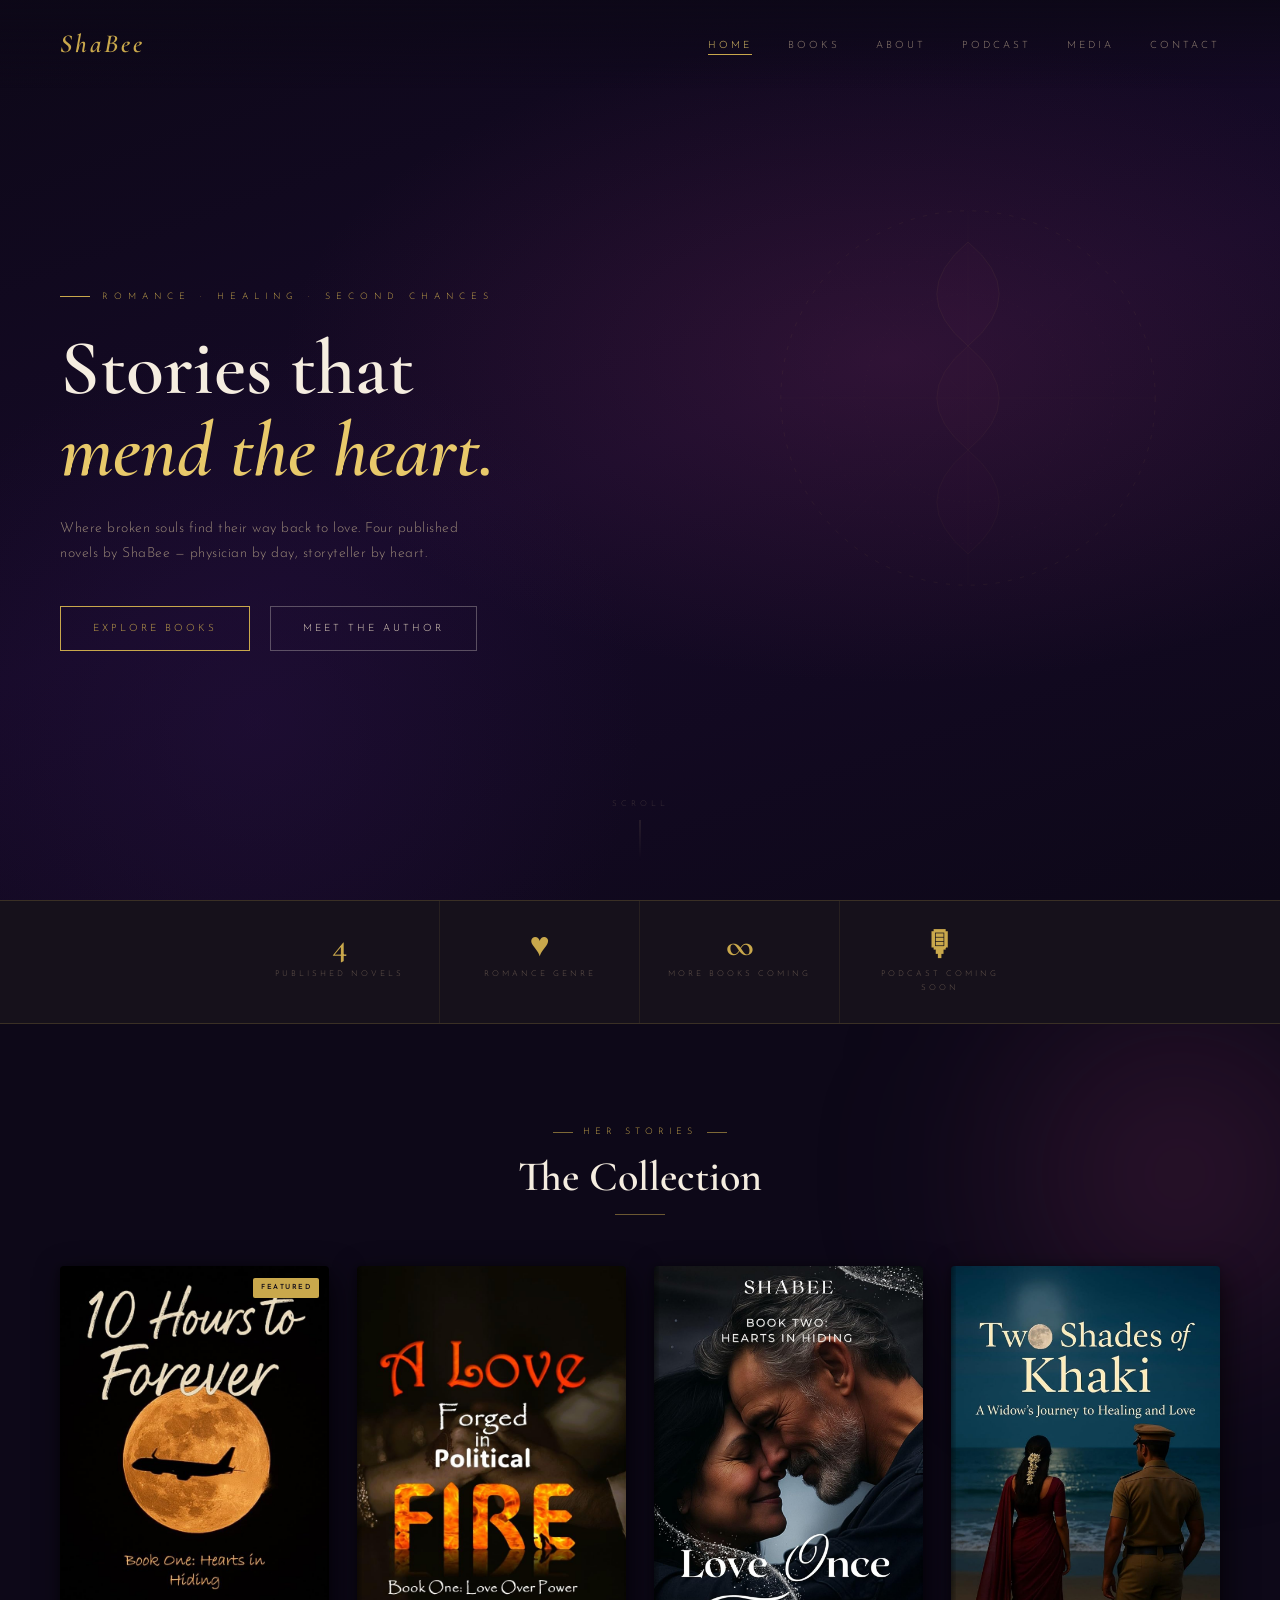
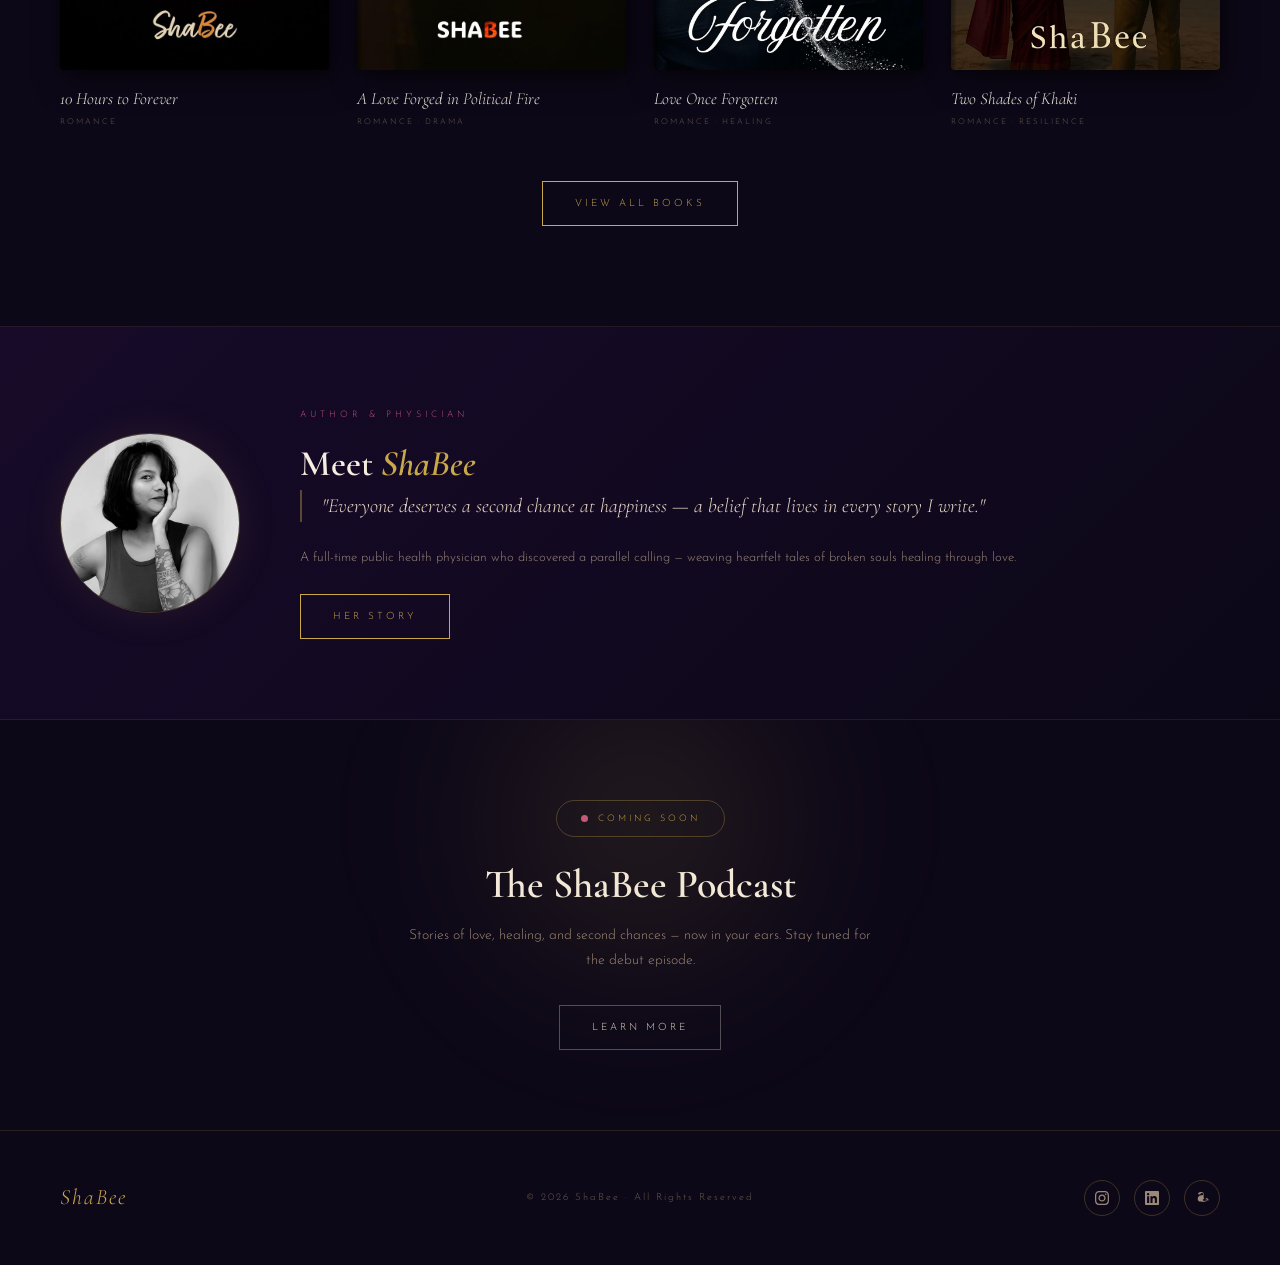
<file: index.html>
<!DOCTYPE html>
<html lang="en">
<head>
  <meta charset="UTF-8" />
  <meta name="viewport" content="width=device-width, initial-scale=1.0" />
  <title>ShaBee — Romance Author</title>
  <meta name="description" content="Official website of ShaBee — author of heartfelt romance novels about love, healing, and second chances." />
  <link rel="stylesheet" href="style.css" />
  <style>
    /* ===== HERO ===== */
    .hero {
      min-height: 100vh;
      display: flex;
      align-items: center;
      padding: 120px 60px 80px;
      position: relative;
      overflow: hidden;
    }

    .hero-bg {
      position: absolute;
      inset: 0;
      background:
        radial-gradient(ellipse 80% 60% at 70% 40%, rgba(123,45,94,0.25) 0%, transparent 60%),
        radial-gradient(ellipse 50% 70% at 20% 80%, rgba(42,18,69,0.4) 0%, transparent 60%),
        linear-gradient(160deg, var(--deep) 0%, #160a28 50%, #0d0818 100%);
    }

    .hero-decoration {
      position: absolute;
      right: 8%;
      top: 50%;
      transform: translateY(-50%);
      width: 420px;
      height: 520px;
      opacity: 0.12;
      pointer-events: none;
    }

    .hero-content {
      position: relative;
      z-index: 2;
      max-width: 600px;
    }

    .hero-tagline {
      font-size: 9px;
      letter-spacing: 6px;
      text-transform: uppercase;
      color: var(--gold);
      margin-bottom: 24px;
      display: flex;
      align-items: center;
      gap: 12px;
    }

    .hero-tagline::before {
      content: '';
      display: inline-block;
      width: 30px;
      height: 0.5px;
      background: var(--gold);
    }

    .hero-title {
      font-family: var(--serif);
      font-size: 78px;
      font-weight: 600;
      color: var(--cream);
      line-height: 1.05;
      margin-bottom: 10px;
    }

    .hero-title em {
      font-style: italic;
      color: var(--gold-light);
      display: block;
    }

    .hero-subtitle {
      font-size: 14px;
      color: var(--muted);
      line-height: 1.8;
      margin: 24px 0 40px;
      max-width: 440px;
      letter-spacing: 0.5px;
    }

    .hero-cta {
      display: flex;
      gap: 20px;
      align-items: center;
    }

    .hero-scroll {
      position: absolute;
      bottom: 40px;
      left: 50%;
      transform: translateX(-50%);
      display: flex;
      flex-direction: column;
      align-items: center;
      gap: 8px;
      z-index: 2;
      opacity: 0.5;
    }

    .hero-scroll span {
      font-size: 8px;
      letter-spacing: 4px;
      text-transform: uppercase;
      color: var(--muted2);
    }

    .scroll-line {
      width: 0.5px;
      height: 40px;
      background: linear-gradient(to bottom, var(--muted2), transparent);
      animation: scrollDown 1.8s ease-in-out infinite;
    }

    @keyframes scrollDown {
      0% { transform: scaleY(0); transform-origin: top; opacity: 1; }
      50% { transform: scaleY(1); transform-origin: top; opacity: 1; }
      100% { transform: scaleY(1); transform-origin: bottom; opacity: 0; }
    }

    /* ===== STATS BAR ===== */
    .stats-bar {
      background: rgba(201,168,76,0.05);
      border-top: 0.5px solid rgba(201,168,76,0.2);
      border-bottom: 0.5px solid rgba(201,168,76,0.2);
      display: flex;
      justify-content: center;
    }

    .stat {
      flex: 1;
      max-width: 200px;
      text-align: center;
      padding: 28px 20px;
      border-right: 0.5px solid rgba(201,168,76,0.1);
    }

    .stat:last-child { border-right: none; }

    .stat-num {
      font-family: var(--serif);
      font-size: 34px;
      font-weight: 600;
      color: var(--gold);
      line-height: 1;
      margin-bottom: 5px;
    }

    .stat-label {
      font-size: 8px;
      letter-spacing: 3px;
      text-transform: uppercase;
      color: var(--muted2);
    }

    /* ===== BOOKS SECTION ===== */
    .books-section {
      padding: 100px 60px;
      position: relative;
      overflow: hidden;
    }

    .books-section .orb {
      width: 500px; height: 500px;
      top: -100px; right: -150px;
    }

    .books-grid {
      display: grid;
      grid-template-columns: repeat(4, 1fr);
      gap: 28px;
      margin-top: 52px;
    }

    .book-card {
      cursor: pointer;
      group: true;
    }

    .book-cover-wrap {
      position: relative;
      width: 100%;
      aspect-ratio: 2/3;
      overflow: hidden;
      border-radius: 4px;
      box-shadow: 6px 10px 30px rgba(0,0,0,0.6), -2px 0 8px rgba(0,0,0,0.3);
      transition: transform 0.4s ease, box-shadow 0.4s ease;
      margin-bottom: 18px;
    }

    .book-card:hover .book-cover-wrap {
      transform: translateY(-8px) rotate(-1deg);
      box-shadow: 10px 20px 40px rgba(0,0,0,0.7);
    }

    .book-cover-wrap img {
      width: 100%;
      height: 100%;
      object-fit: cover;
      display: block;
      transition: transform 0.5s ease;
    }

    .book-card:hover .book-cover-wrap img {
      transform: scale(1.04);
    }

    .book-cover-overlay {
      position: absolute;
      inset: 0;
      background: linear-gradient(to top, rgba(13,8,24,0.7) 0%, transparent 50%);
      opacity: 0;
      transition: opacity 0.3s;
      display: flex;
      align-items: flex-end;
      padding: 16px;
    }

    .book-card:hover .book-cover-overlay { opacity: 1; }

    .book-overlay-btn {
      font-size: 8px;
      letter-spacing: 2px;
      text-transform: uppercase;
      color: var(--gold);
      border: 0.5px solid var(--gold);
      padding: 7px 14px;
      text-decoration: none;
      transition: all 0.3s;
      width: 100%;
      text-align: center;
      display: block;
    }

    .book-spine {
      position: absolute;
      left: 0; top: 0; bottom: 0;
      width: 5px;
      background: linear-gradient(to right, rgba(0,0,0,0.4), rgba(0,0,0,0.1));
    }

    .book-title {
      font-family: var(--serif);
      font-size: 17px;
      font-style: italic;
      color: var(--cream);
      line-height: 1.3;
      margin-bottom: 6px;
    }

    .book-genre {
      font-size: 8px;
      letter-spacing: 2px;
      text-transform: uppercase;
      color: var(--muted2);
    }

    .book-badge {
      position: absolute;
      top: 12px;
      right: 10px;
      background: var(--gold);
      color: var(--deep);
      font-size: 7px;
      font-weight: 600;
      letter-spacing: 1.5px;
      text-transform: uppercase;
      padding: 4px 8px;
      border-radius: 2px;
    }

    .books-cta {
      text-align: center;
      margin-top: 52px;
    }

    /* ===== ABOUT STRIP ===== */
    .about-strip {
      padding: 80px 60px;
      background: linear-gradient(135deg, rgba(30,13,53,0.6) 0%, rgba(13,8,24,0.8) 100%);
      border-top: 0.5px solid rgba(201,168,76,0.1);
      border-bottom: 0.5px solid rgba(201,168,76,0.1);
      display: flex;
      align-items: center;
      gap: 60px;
      position: relative;
      overflow: hidden;
    }

    .about-portrait {
      width: 180px;
      height: 180px;
      border-radius: 50%;
      overflow: hidden;
      flex-shrink: 0;
      border: 1px solid rgba(201,168,76,0.3);
      box-shadow: 0 0 40px rgba(201,168,76,0.1);
      position: relative;
    }

    .about-portrait::before {
      content: '';
      position: absolute;
      inset: -6px;
      border-radius: 50%;
      border: 0.5px solid rgba(201,168,76,0.15);
    }

    .about-portrait img {
      width: 100%;
      height: 100%;
      object-fit: cover;
    }

    .about-text { flex: 1; }

    .about-name {
      font-family: var(--serif);
      font-size: 36px;
      color: var(--cream);
      margin-bottom: 6px;
    }

    .about-name em { color: var(--gold); font-style: italic; }

    .about-role {
      font-size: 9px;
      letter-spacing: 4px;
      text-transform: uppercase;
      color: var(--rose-light);
      margin-bottom: 20px;
    }

    .about-quote {
      font-family: var(--serif);
      font-size: 20px;
      font-style: italic;
      color: var(--cream2);
      line-height: 1.6;
      margin-bottom: 24px;
      padding-left: 20px;
      border-left: 2px solid rgba(201,168,76,0.4);
    }

    /* ===== PODCAST TEASER ===== */
    .podcast-teaser {
      padding: 80px 60px;
      text-align: center;
      position: relative;
      overflow: hidden;
    }

    .podcast-badge {
      display: inline-flex;
      align-items: center;
      gap: 10px;
      border: 0.5px solid rgba(201,168,76,0.3);
      padding: 10px 24px;
      border-radius: 40px;
      margin-bottom: 24px;
      font-size: 9px;
      letter-spacing: 3px;
      text-transform: uppercase;
      color: var(--gold);
    }

    .podcast-dot {
      width: 7px;
      height: 7px;
      border-radius: 50%;
      background: var(--rose-light);
      animation: pulse 2s ease-in-out infinite;
    }

    @keyframes pulse {
      0%, 100% { opacity: 1; transform: scale(1); }
      50% { opacity: 0.5; transform: scale(0.8); }
    }

    .podcast-title {
      font-family: var(--serif);
      font-size: 40px;
      color: var(--cream);
      margin-bottom: 16px;
    }

    .podcast-sub {
      font-size: 14px;
      color: var(--muted);
      max-width: 480px;
      margin: 0 auto 32px;
      line-height: 1.8;
    }

    @media (max-width: 900px) {
      .hero-title { font-size: 54px; }
      .hero { padding: 120px 28px 80px; }
      .books-grid { grid-template-columns: repeat(2, 1fr); }
      .books-section { padding: 60px 28px; }
      .about-strip { flex-direction: column; text-align: center; padding: 60px 28px; }
      .about-quote { border-left: none; border-top: 0.5px solid rgba(201,168,76,0.3); padding: 16px 0 0; }
      .stats-bar { flex-wrap: wrap; }
      .stat { min-width: 150px; }
      .podcast-teaser { padding: 60px 28px; }
    }

    @media (max-width: 480px) {
      .hero-title { font-size: 42px; }
      .books-grid { grid-template-columns: repeat(2, 1fr); gap: 14px; }
    }
  </style>
</head>
<body>

  <!-- NAV -->
  <nav id="navbar">
    <a href="index.html" class="nav-logo">ShaBee</a>
    <ul class="nav-links">
      <li><a href="index.html" class="active">Home</a></li>
      <li><a href="books.html">Books</a></li>
      <li><a href="about.html">About</a></li>
      <li><a href="podcast.html">Podcast</a></li>
      <li><a href="media.html">Media</a></li>
      <li><a href="contact.html">Contact</a></li>
    </ul>
    <div class="nav-hamburger" onclick="toggleMenu()">
      <span></span><span></span><span></span>
    </div>
  </nav>

  <!-- HERO -->
  <section class="hero">
    <div class="hero-bg"></div>

    <!-- decorative rose SVG -->
    <svg class="hero-decoration" viewBox="0 0 400 500" fill="none" xmlns="http://www.w3.org/2000/svg">
      <circle cx="200" cy="200" r="180" stroke="#c9a84c" stroke-width="0.5" stroke-dasharray="4 8"/>
      <circle cx="200" cy="200" r="140" stroke="#7b2d5e" stroke-width="0.5" stroke-dasharray="2 6"/>
      <circle cx="200" cy="200" r="100" stroke="#c9a84c" stroke-width="0.3" stroke-dasharray="1 4"/>
      <path d="M200 50 Q260 100 200 150 Q140 100 200 50Z" fill="rgba(123,45,94,0.4)" stroke="#c9a84c" stroke-width="0.5"/>
      <path d="M200 150 Q260 200 200 250 Q140 200 200 150Z" fill="rgba(123,45,94,0.3)" stroke="#c9a84c" stroke-width="0.4"/>
      <path d="M200 250 Q260 300 200 350 Q140 300 200 250Z" fill="rgba(123,45,94,0.2)" stroke="#c9a84c" stroke-width="0.3"/>
      <line x1="200" y1="20" x2="200" y2="380" stroke="#c9a84c" stroke-width="0.3" opacity="0.4"/>
      <line x1="20" y1="200" x2="380" y2="200" stroke="#c9a84c" stroke-width="0.3" opacity="0.4"/>
      <line x1="70" y1="70" x2="330" y2="330" stroke="#c9a84c" stroke-width="0.2" opacity="0.3"/>
      <line x1="330" y1="70" x2="70" y2="330" stroke="#c9a84c" stroke-width="0.2" opacity="0.3"/>
    </svg>

    <div class="hero-content">
      <div class="hero-tagline">Romance · Healing · Second Chances</div>
      <h1 class="hero-title">
        Stories that
        <em>mend the heart.</em>
      </h1>
      <p class="hero-subtitle">
        Where broken souls find their way back to love. Four published novels by ShaBee — physician by day, storyteller by heart.
      </p>
      <div class="hero-cta">
        <a href="books.html" class="btn btn-gold fade-up delay-3">Explore Books</a>
        <a href="about.html" class="btn btn-outline fade-up delay-4">Meet the Author</a>
      </div>
    </div>

    <div class="hero-scroll">
      <span>Scroll</span>
      <div class="scroll-line"></div>
    </div>
  </section>

  <!-- STATS BAR -->
  <div class="stats-bar">
    <div class="stat fade-up delay-1">
      <div class="stat-num">4</div>
      <div class="stat-label">Published Novels</div>
    </div>
    <div class="stat fade-up delay-2">
      <div class="stat-num">♥</div>
      <div class="stat-label">Romance Genre</div>
    </div>
    <div class="stat fade-up delay-3">
      <div class="stat-num">∞</div>
      <div class="stat-label">More Books Coming</div>
    </div>
    <div class="stat fade-up delay-4">
      <div class="stat-num">🎙</div>
      <div class="stat-label">Podcast Coming Soon</div>
    </div>
  </div>

  <!-- BOOKS -->
  <section class="books-section">
    <div class="orb orb-rose" style="width:500px;height:500px;top:-100px;right:-150px;"></div>
    <div class="eyebrow center fade-up delay-1">Her Stories</div>
    <h2 class="section-title fade-up delay-2">The Collection</h2>
    <div class="gold-rule"></div>

    <div class="books-grid">

      <div class="book-card fade-up delay-1">
        <div class="book-cover-wrap">
          <img src="10-hours-to-forever.jpg" alt="10 Hours to Forever" />
          <div class="book-spine"></div>
          <div class="book-badge">Featured</div>
          <div class="book-cover-overlay">
            <a href="https://a.co/d/08ATKefn" target="_blank" class="book-overlay-btn">View on Amazon</a>
          </div>
        </div>
        <div class="book-title">10 Hours to Forever</div>
        <div class="book-genre">Romance</div>
      </div>

      <div class="book-card fade-up delay-2">
        <div class="book-cover-wrap">
          <img src="a-love-forged-in-political-fire.jpg" alt="A Love Forged in Political Fire" />
          <div class="book-spine"></div>
          <div class="book-cover-overlay">
            <a href="https://a.co/d/00i8EPB8" target="_blank" class="book-overlay-btn">View on Amazon</a>
          </div>
        </div>
        <div class="book-title">A Love Forged in Political Fire</div>
        <div class="book-genre">Romance · Drama</div>
      </div>

      <div class="book-card fade-up delay-3">
        <div class="book-cover-wrap">
          <img src="love-once-forgotten.jpg" alt="Love Once Forgotten" />
          <div class="book-spine"></div>
          <div class="book-cover-overlay">
            <a href="https://a.co/d/03vFmATG" target="_blank" class="book-overlay-btn">View on Amazon</a>
          </div>
        </div>
        <div class="book-title">Love Once Forgotten</div>
        <div class="book-genre">Romance · Healing</div>
      </div>

      <div class="book-card fade-up delay-4">
        <div class="book-cover-wrap">
          <img src="two-shades-of-khaki.jpg" alt="Two Shades of Khaki" />
          <div class="book-spine"></div>
          <div class="book-cover-overlay">
            <a href="https://a.co/d/0icz61t5" target="_blank" class="book-overlay-btn">View on Amazon</a>
          </div>
        </div>
        <div class="book-title">Two Shades of Khaki</div>
        <div class="book-genre">Romance · Resilience</div>
      </div>

    </div>

    <div class="books-cta">
      <a href="books.html" class="btn btn-gold">View All Books</a>
    </div>
  </section>

  <!-- ABOUT STRIP -->
  <section class="about-strip">
    <div class="about-portrait">
      <img src="author-photo.jpg" alt="ShaBee — Author" />
    </div>
    <div class="about-text">
      <p class="about-role">Author &amp; Physician</p>
      <h2 class="about-name">Meet <em>ShaBee</em></h2>
      <blockquote class="about-quote">
        "Everyone deserves a second chance at happiness — a belief that lives in every story I write."
      </blockquote>
      <p style="font-size:13px;color:var(--muted);line-height:1.8;margin-bottom:24px;">
        A full-time public health physician who discovered a parallel calling — weaving heartfelt tales of broken souls healing through love.
      </p>
      <a href="about.html" class="btn btn-gold">Her Story</a>
    </div>
  </section>

  <!-- PODCAST TEASER -->
  <section class="podcast-teaser">
    <div class="orb orb-gold" style="width:400px;height:400px;top:-100px;left:50%;transform:translateX(-50%);"></div>
    <div class="podcast-badge">
      <span class="podcast-dot"></span>
      Coming Soon
    </div>
    <h2 class="podcast-title">The ShaBee Podcast</h2>
    <p class="podcast-sub">Stories of love, healing, and second chances — now in your ears. Stay tuned for the debut episode.</p>
    <a href="podcast.html" class="btn btn-outline">Learn More</a>
  </section>

  <!-- FOOTER -->
  <footer>
    <a href="index.html" class="footer-logo">ShaBee</a>
    <div class="footer-center">© 2026 ShaBee · All Rights Reserved</div>
    <div class="footer-social">
      <!-- Instagram -->
      <a href="https://www.instagram.com/shabee_novel_author/" target="_blank" class="social-link" aria-label="Instagram">
        <svg viewBox="0 0 24 24" xmlns="http://www.w3.org/2000/svg"><path d="M12 2.163c3.204 0 3.584.012 4.85.07 3.252.148 4.771 1.691 4.919 4.919.058 1.265.069 1.645.069 4.849 0 3.205-.012 3.584-.069 4.849-.149 3.225-1.664 4.771-4.919 4.919-1.266.058-1.644.07-4.85.07-3.204 0-3.584-.012-4.849-.07-3.26-.149-4.771-1.699-4.919-4.92-.058-1.265-.07-1.644-.07-4.849 0-3.204.013-3.583.07-4.849.149-3.227 1.664-4.771 4.919-4.919 1.266-.057 1.645-.069 4.849-.069zm0-2.163c-3.259 0-3.667.014-4.947.072-4.358.2-6.78 2.618-6.98 6.98-.059 1.281-.073 1.689-.073 4.948 0 3.259.014 3.668.072 4.948.2 4.358 2.618 6.78 6.98 6.98 1.281.058 1.689.072 4.948.072 3.259 0 3.668-.014 4.948-.072 4.354-.2 6.782-2.618 6.979-6.98.059-1.28.073-1.689.073-4.948 0-3.259-.014-3.667-.072-4.947-.196-4.354-2.617-6.78-6.979-6.98-1.281-.059-1.69-.073-4.949-.073zm0 5.838c-3.403 0-6.162 2.759-6.162 6.162s2.759 6.163 6.162 6.163 6.162-2.759 6.162-6.163c0-3.403-2.759-6.162-6.162-6.162zm0 10.162c-2.209 0-4-1.79-4-4 0-2.209 1.791-4 4-4s4 1.791 4 4c0 2.21-1.791 4-4 4zm6.406-11.845c-.796 0-1.441.645-1.441 1.44s.645 1.44 1.441 1.44c.795 0 1.439-.645 1.439-1.44s-.644-1.44-1.439-1.44z"/></svg>
      </a>
      <!-- LinkedIn -->
      <a href="https://www.linkedin.com/in/shabithaalex/" target="_blank" class="social-link" aria-label="LinkedIn">
        <svg viewBox="0 0 24 24" xmlns="http://www.w3.org/2000/svg"><path d="M20.447 20.452h-3.554v-5.569c0-1.328-.027-3.037-1.852-3.037-1.853 0-2.136 1.445-2.136 2.939v5.667H9.351V9h3.414v1.561h.046c.477-.9 1.637-1.85 3.37-1.85 3.601 0 4.267 2.37 4.267 5.455v6.286zM5.337 7.433c-1.144 0-2.063-.926-2.063-2.065 0-1.138.92-2.063 2.063-2.063 1.14 0 2.064.925 2.064 2.063 0 1.139-.925 2.065-2.064 2.065zm1.782 13.019H3.555V9h3.564v11.452zM22.225 0H1.771C.792 0 0 .774 0 1.729v20.542C0 23.227.792 24 1.771 24h20.451C23.2 24 24 23.227 24 22.271V1.729C24 .774 23.2 0 22.222 0h.003z"/></svg>
      </a>
      <!-- Amazon -->
      <a href="https://www.amazon.in/stores/author/B0DNSZD2Y9/about" target="_blank" class="social-link" aria-label="Amazon">
        <svg viewBox="0 0 24 24" xmlns="http://www.w3.org/2000/svg"><path d="M13.958 10.09c0 1.232.029 2.256-.591 3.351-.502.891-1.301 1.438-2.186 1.438-1.214 0-1.922-.924-1.922-2.292 0-2.692 2.415-3.182 4.699-3.182v.685zm3.186 7.705c-.209.189-.512.201-.745.074-1.052-.872-1.238-1.276-1.814-2.106-1.734 1.768-2.962 2.297-5.209 2.297-2.66 0-4.731-1.641-4.731-4.925 0-2.565 1.391-4.309 3.37-5.164 1.715-.754 4.11-.891 5.942-1.095v-.41c0-.753.06-1.642-.384-2.294-.385-.579-1.124-.82-1.775-.82-1.205 0-2.277.617-2.54 1.897-.054.285-.261.567-.549.582l-3.061-.328c-.259-.056-.548-.266-.472-.66C5.57 2.474 8.066 1.5 10.309 1.5c1.131 0 2.608.301 3.5 1.156 1.131 1.055 1.021 2.463 1.021 3.996v3.623c0 1.088.451 1.566.875 2.153.149.21.182.461-.008.617l-2.553 2.15zM21.315 16.44c-1.895 1.382-4.643 2.114-7.007 2.114-3.314 0-6.297-1.226-8.554-3.267-.177-.16-.019-.378.194-.254 2.434 1.417 5.445 2.267 8.554 2.267 2.096 0 4.404-.435 6.528-1.332.321-.135.59.21.285.472zm.76-2.061c-.242-.311-1.599-.147-2.209-.073-.186.023-.214-.139-.047-.256 1.082-.761 2.856-.541 3.064-.286.207.257-.054 2.033-.07 2.701-.011.219-.172.3-.33.177-.543-.408-2.033-1.979-3.197-2.89-.354.266-.893.666-1.208.999-.173.18-.361.262-.516.112-.139-.135-.099-.349.028-.497.626-.723 1.658-1.914 2.173-2.532.232-.279.524-.166.716.052.387.443 1.055 1.267 1.596 1.493z"/></svg>
      </a>
    </div>
  </footer>

  <script>
    // Navbar scroll effect
    const navbar = document.getElementById('navbar');
    window.addEventListener('scroll', () => {
      navbar.classList.toggle('scrolled', window.scrollY > 60);
    });

    // Mobile menu
    function toggleMenu() {
      const links = document.querySelector('.nav-links');
      links.style.display = links.style.display === 'flex' ? 'none' : 'flex';
      links.style.flexDirection = 'column';
      links.style.position = 'absolute';
      links.style.top = '70px';
      links.style.left = '0';
      links.style.right = '0';
      links.style.background = 'rgba(13,8,24,0.98)';
      links.style.padding = '24px';
      links.style.gap = '20px';
    }
  </script>
</body>
</html>
</file>
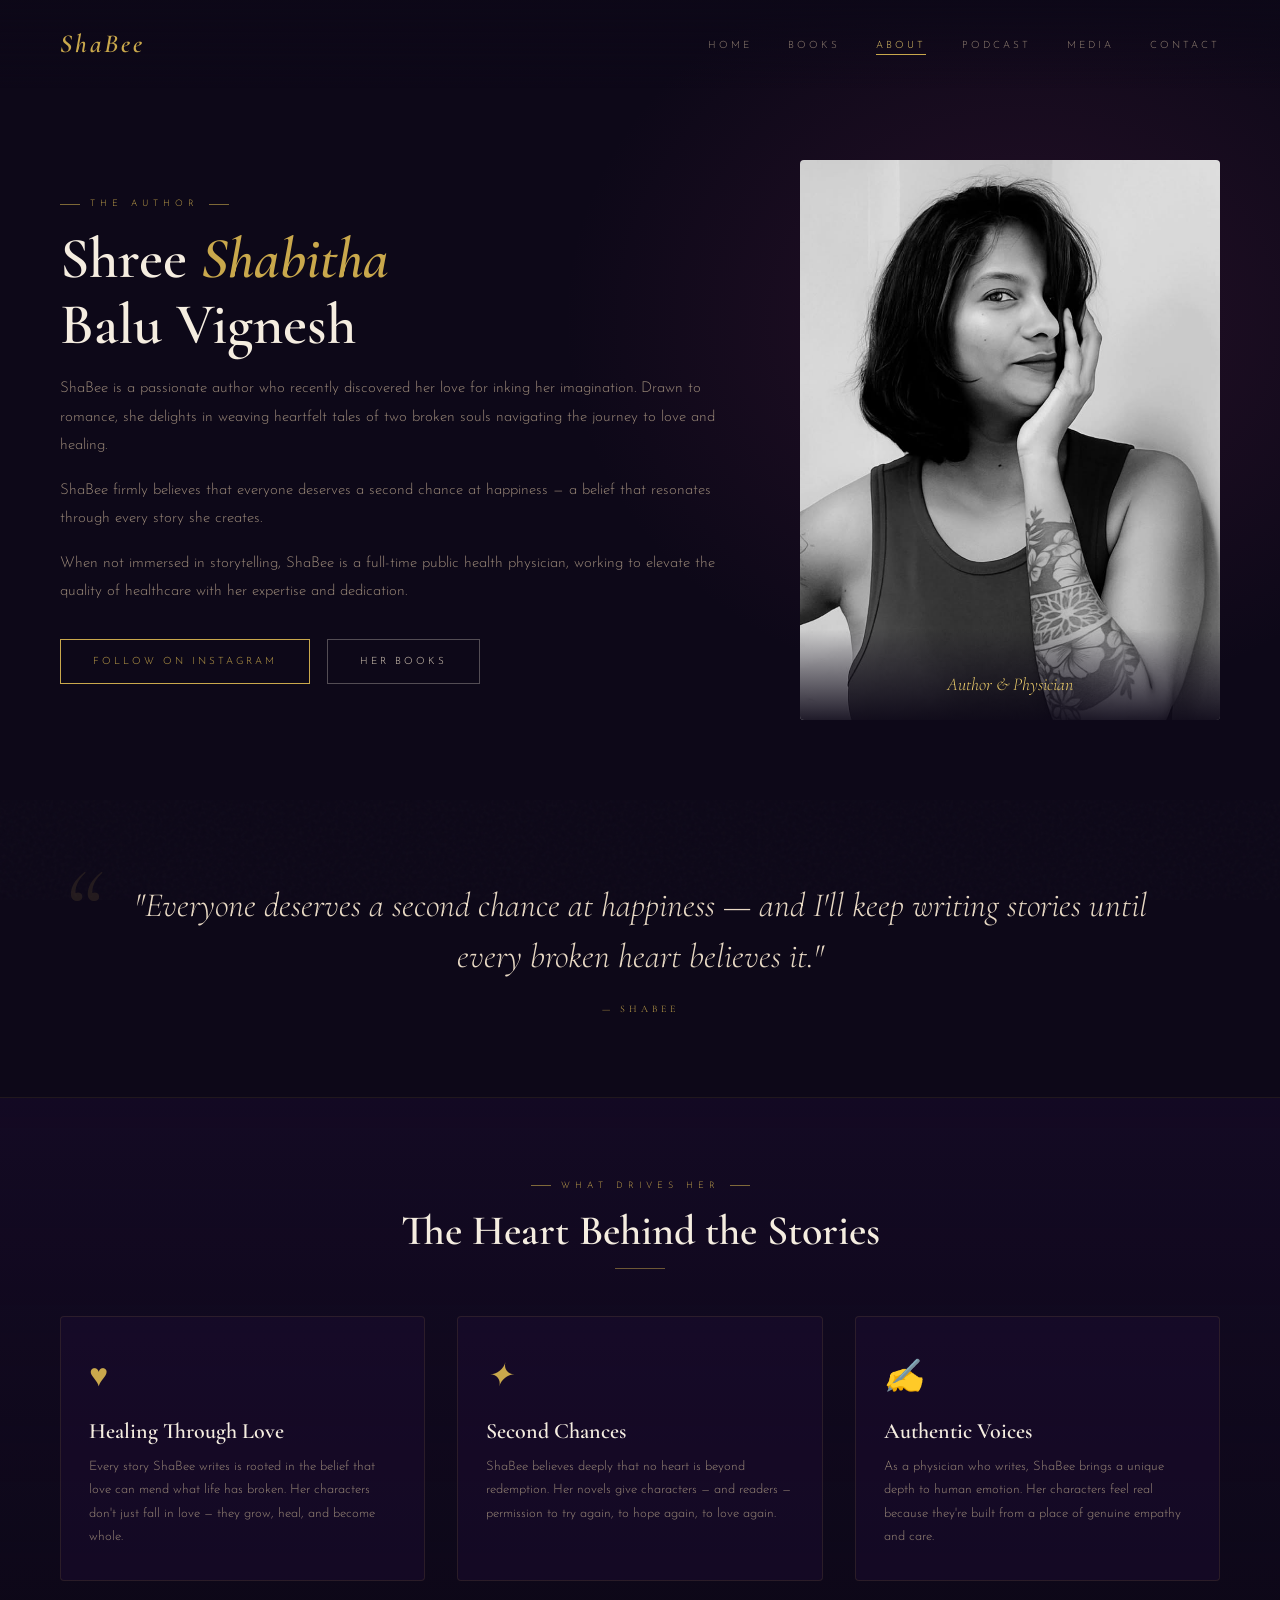
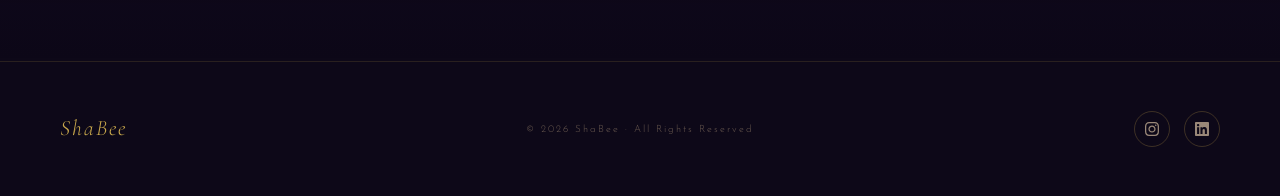
<file: about.html>
<!DOCTYPE html>
<html lang="en">
<head>
  <meta charset="UTF-8" />
  <meta name="viewport" content="width=device-width, initial-scale=1.0" />
  <title>About — ShaBee</title>
  <link rel="stylesheet" href="style.css" />
  <style>
    .about-hero {
      padding: 160px 60px 80px;
      display: grid;
      grid-template-columns: 1fr 420px;
      gap: 80px;
      align-items: center;
      position: relative;
      overflow: hidden;
    }
    .about-hero-bg {
      position: absolute;
      inset: 0;
      background:
        radial-gradient(ellipse 60% 80% at 80% 40%, rgba(123,45,94,0.22) 0%, transparent 60%),
        var(--deep);
    }
    .about-hero-text { position: relative; z-index: 1; }
    .about-hero-text h1 {
      font-family: var(--serif);
      font-size: 58px;
      color: var(--cream);
      line-height: 1.15;
      margin-bottom: 16px;
    }
    .about-hero-text h1 em { color: var(--gold); font-style: italic; }
    .about-hero-text p {
      font-size: 15px;
      color: var(--muted);
      line-height: 1.9;
      margin-bottom: 16px;
    }

    .about-photo-wrap {
      position: relative;
      z-index: 1;
    }
    .about-photo-frame {
      position: relative;
      border-radius: 4px;
      overflow: hidden;
    }
    .about-photo-frame::before {
      content: '';
      position: absolute;
      inset: -12px;
      border: 0.5px solid rgba(201,168,76,0.2);
      border-radius: 6px;
      z-index: -1;
    }
    .about-photo-frame::after {
      content: '';
      position: absolute;
      inset: -24px;
      border: 0.5px solid rgba(201,168,76,0.08);
      border-radius: 8px;
      z-index: -1;
    }
    .about-photo-frame img {
      width: 100%;
      aspect-ratio: 3/4;
      object-fit: cover;
      display: block;
    }
    .about-photo-caption {
      position: absolute;
      bottom: 0; left: 0; right: 0;
      background: linear-gradient(to top, rgba(13,8,24,0.9), transparent);
      padding: 40px 24px 20px;
      text-align: center;
    }
    .about-photo-caption p {
      font-family: var(--serif);
      font-size: 18px;
      font-style: italic;
      color: var(--gold-light);
    }

    /* PHILOSOPHY SECTION */
    .philosophy {
      padding: 80px 60px;
      background: linear-gradient(to bottom, rgba(30,13,53,0.4), transparent);
      border-top: 0.5px solid rgba(201,168,76,0.1);
    }
    .philosophy-grid {
      display: grid;
      grid-template-columns: repeat(3, 1fr);
      gap: 32px;
      margin-top: 48px;
    }
    .philosophy-card {
      padding: 32px 28px;
      border: 0.5px solid rgba(201,168,76,0.12);
      border-radius: 4px;
      background: rgba(30,13,53,0.4);
      transition: border-color 0.3s;
    }
    .philosophy-card:hover {
      border-color: rgba(201,168,76,0.3);
    }
    .philosophy-icon {
      font-family: var(--serif);
      font-size: 32px;
      color: var(--gold);
      margin-bottom: 16px;
      font-style: italic;
    }
    .philosophy-card h3 {
      font-family: var(--serif);
      font-size: 22px;
      color: var(--cream);
      margin-bottom: 10px;
    }
    .philosophy-card p {
      font-size: 13px;
      color: var(--muted);
      line-height: 1.8;
    }

    /* QUOTE SECTION */
    .big-quote {
      padding: 80px 120px;
      text-align: center;
      position: relative;
    }
    .big-quote blockquote {
      font-family: var(--serif);
      font-size: 34px;
      font-style: italic;
      color: var(--cream2);
      line-height: 1.5;
      position: relative;
    }
    .big-quote blockquote::before {
      content: '\201C';
      font-size: 120px;
      color: rgba(201,168,76,0.12);
      position: absolute;
      top: -30px;
      left: -60px;
      font-family: var(--serif);
      line-height: 1;
    }
    .big-quote cite {
      display: block;
      margin-top: 20px;
      font-size: 10px;
      letter-spacing: 4px;
      text-transform: uppercase;
      color: var(--gold);
      font-style: normal;
    }

    @media (max-width: 900px) {
      .about-hero { grid-template-columns: 1fr; padding: 140px 28px 60px; gap: 40px; }
      .about-hero-text h1 { font-size: 42px; }
      .about-photo-wrap { max-width: 300px; margin: 0 auto; }
      .philosophy { padding: 60px 28px; }
      .philosophy-grid { grid-template-columns: 1fr; }
      .big-quote { padding: 60px 28px; }
      .big-quote blockquote { font-size: 24px; }
      .big-quote blockquote::before { display: none; }
    }
  </style>
</head>
<body>

  <nav id="navbar">
    <a href="index.html" class="nav-logo">ShaBee</a>
    <ul class="nav-links">
      <li><a href="index.html">Home</a></li>
      <li><a href="books.html">Books</a></li>
      <li><a href="about.html" class="active">About</a></li>
      <li><a href="podcast.html">Podcast</a></li>
      <li><a href="media.html">Media</a></li>
      <li><a href="contact.html">Contact</a></li>
    </ul>
    <div class="nav-hamburger" onclick="toggleMenu()">
      <span></span><span></span><span></span>
    </div>
  </nav>

  <!-- HERO -->
  <section class="about-hero">
    <div class="about-hero-bg"></div>
    <div class="about-hero-text">
      <div class="eyebrow fade-up delay-1">The Author</div>
      <h1 class="fade-up delay-2">Shree <em>Shabitha</em><br>Balu Vignesh</h1>
      <p class="fade-up delay-3">
        ShaBee is a passionate author who recently discovered her love for inking her imagination. Drawn to romance, she delights in weaving heartfelt tales of two broken souls navigating the journey to love and healing.
      </p>
      <p class="fade-up delay-4">
        ShaBee firmly believes that everyone deserves a second chance at happiness — a belief that resonates through every story she creates.
      </p>
      <p class="fade-up delay-4" style="margin-top:16px;">
        When not immersed in storytelling, ShaBee is a full-time public health physician, working to elevate the quality of healthcare with her expertise and dedication.
      </p>
      <div style="margin-top:32px;" class="fade-up delay-4">
        <a href="https://www.instagram.com/shabee_novel_author/" target="_blank" class="btn btn-gold" style="margin-right:12px;">Follow on Instagram</a>
        <a href="books.html" class="btn btn-outline">Her Books</a>
      </div>
    </div>
    <div class="about-photo-wrap fade-in delay-2">
      <div class="about-photo-frame">
        <img src="assets/author-photo.jpg" alt="ShaBee — Author & Physician" />
        <div class="about-photo-caption">
          <p>Author &amp; Physician</p>
        </div>
      </div>
    </div>
  </section>

  <!-- BIG QUOTE -->
  <section class="big-quote">
    <blockquote>
      "Everyone deserves a second chance at happiness — and I'll keep writing stories until every broken heart believes it."
      <cite>— ShaBee</cite>
    </blockquote>
  </section>

  <!-- PHILOSOPHY -->
  <section class="philosophy">
    <div class="eyebrow center">What Drives Her</div>
    <h2 class="section-title">The Heart Behind the Stories</h2>
    <div class="gold-rule"></div>
    <div class="philosophy-grid">
      <div class="philosophy-card fade-up delay-1">
        <div class="philosophy-icon">♥</div>
        <h3>Healing Through Love</h3>
        <p>Every story ShaBee writes is rooted in the belief that love can mend what life has broken. Her characters don't just fall in love — they grow, heal, and become whole.</p>
      </div>
      <div class="philosophy-card fade-up delay-2">
        <div class="philosophy-icon">✦</div>
        <h3>Second Chances</h3>
        <p>ShaBee believes deeply that no heart is beyond redemption. Her novels give characters — and readers — permission to try again, to hope again, to love again.</p>
      </div>
      <div class="philosophy-card fade-up delay-3">
        <div class="philosophy-icon">✍</div>
        <h3>Authentic Voices</h3>
        <p>As a physician who writes, ShaBee brings a unique depth to human emotion. Her characters feel real because they're built from a place of genuine empathy and care.</p>
      </div>
    </div>
  </section>

  <footer>
    <a href="index.html" class="footer-logo">ShaBee</a>
    <div class="footer-center">© 2026 ShaBee · All Rights Reserved</div>
    <div class="footer-social">
      <a href="https://www.instagram.com/shabee_novel_author/" target="_blank" class="social-link" aria-label="Instagram">
        <svg viewBox="0 0 24 24"><path d="M12 2.163c3.204 0 3.584.012 4.85.07 3.252.148 4.771 1.691 4.919 4.919.058 1.265.069 1.645.069 4.849 0 3.205-.012 3.584-.069 4.849-.149 3.225-1.664 4.771-4.919 4.919-1.266.058-1.644.07-4.85.07-3.204 0-3.584-.012-4.849-.07-3.26-.149-4.771-1.699-4.919-4.92-.058-1.265-.07-1.644-.07-4.849 0-3.204.013-3.583.07-4.849.149-3.227 1.664-4.771 4.919-4.919 1.266-.057 1.645-.069 4.849-.069zm0-2.163c-3.259 0-3.667.014-4.947.072-4.358.2-6.78 2.618-6.98 6.98-.059 1.281-.073 1.689-.073 4.948 0 3.259.014 3.668.072 4.948.2 4.358 2.618 6.78 6.98 6.98 1.281.058 1.689.072 4.948.072 3.259 0 3.668-.014 4.948-.072 4.354-.2 6.782-2.618 6.979-6.98.059-1.28.073-1.689.073-4.948 0-3.259-.014-3.667-.072-4.947-.196-4.354-2.617-6.78-6.979-6.98-1.281-.059-1.69-.073-4.949-.073zm0 5.838c-3.403 0-6.162 2.759-6.162 6.162s2.759 6.163 6.162 6.163 6.162-2.759 6.162-6.163c0-3.403-2.759-6.162-6.162-6.162zm0 10.162c-2.209 0-4-1.79-4-4 0-2.209 1.791-4 4-4s4 1.791 4 4c0 2.21-1.791 4-4 4zm6.406-11.845c-.796 0-1.441.645-1.441 1.44s.645 1.44 1.441 1.44c.795 0 1.439-.645 1.439-1.44s-.644-1.44-1.439-1.44z"/></svg>
      </a>
      <a href="https://www.linkedin.com/in/shabithaalex/" target="_blank" class="social-link" aria-label="LinkedIn">
        <svg viewBox="0 0 24 24"><path d="M20.447 20.452h-3.554v-5.569c0-1.328-.027-3.037-1.852-3.037-1.853 0-2.136 1.445-2.136 2.939v5.667H9.351V9h3.414v1.561h.046c.477-.9 1.637-1.85 3.37-1.85 3.601 0 4.267 2.37 4.267 5.455v6.286zM5.337 7.433c-1.144 0-2.063-.926-2.063-2.065 0-1.138.92-2.063 2.063-2.063 1.14 0 2.064.925 2.064 2.063 0 1.139-.925 2.065-2.064 2.065zm1.782 13.019H3.555V9h3.564v11.452zM22.225 0H1.771C.792 0 0 .774 0 1.729v20.542C0 23.227.792 24 1.771 24h20.451C23.2 24 24 23.227 24 22.271V1.729C24 .774 23.2 0 22.222 0h.003z"/></svg>
      </a>
    </div>
  </footer>

  <script>
    const navbar = document.getElementById('navbar');
    window.addEventListener('scroll', () => { navbar.classList.toggle('scrolled', window.scrollY > 60); });
    function toggleMenu() {
      const links = document.querySelector('.nav-links');
      links.style.display = links.style.display === 'flex' ? 'none' : 'flex';
      links.style.flexDirection = 'column';
      links.style.position = 'absolute';
      links.style.top = '70px';
      links.style.left = '0';
      links.style.right = '0';
      links.style.background = 'rgba(13,8,24,0.98)';
      links.style.padding = '24px';
      links.style.gap = '20px';
    }
  </script>
</body>
</html>
</file>
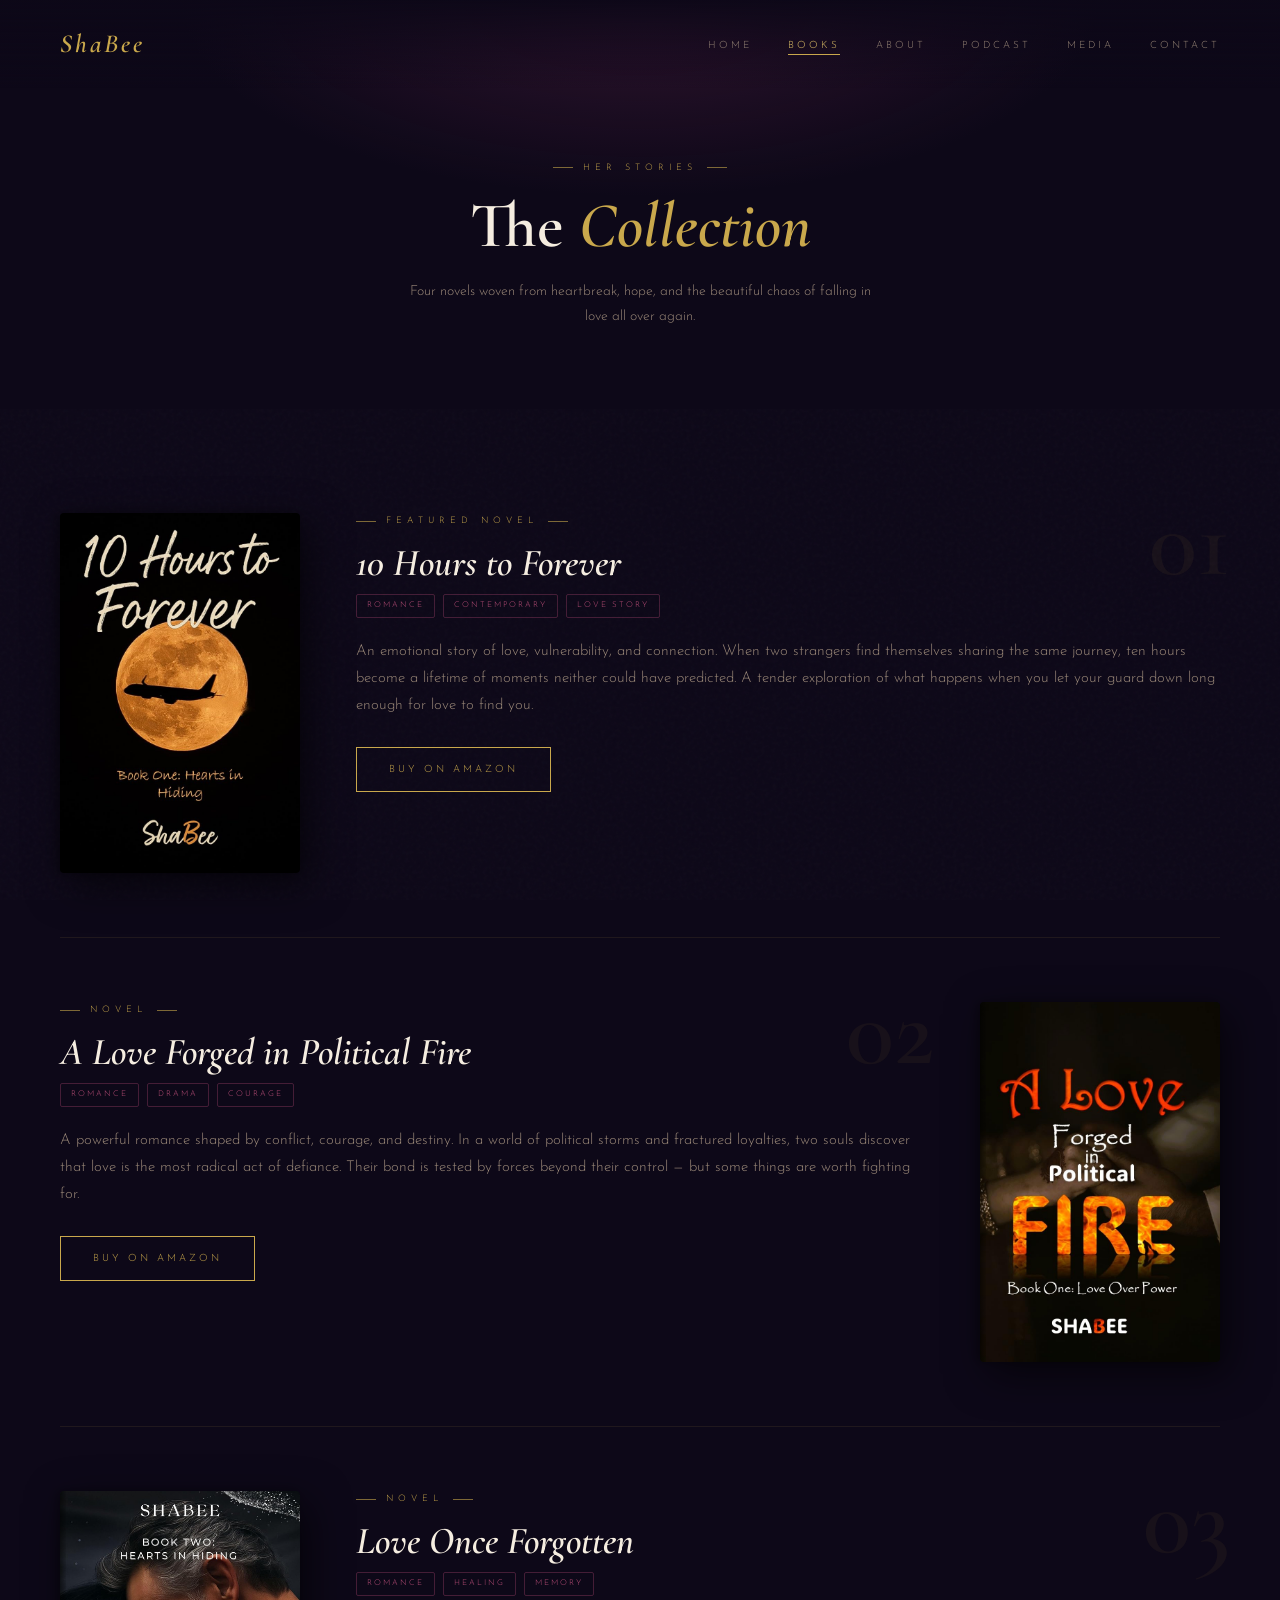
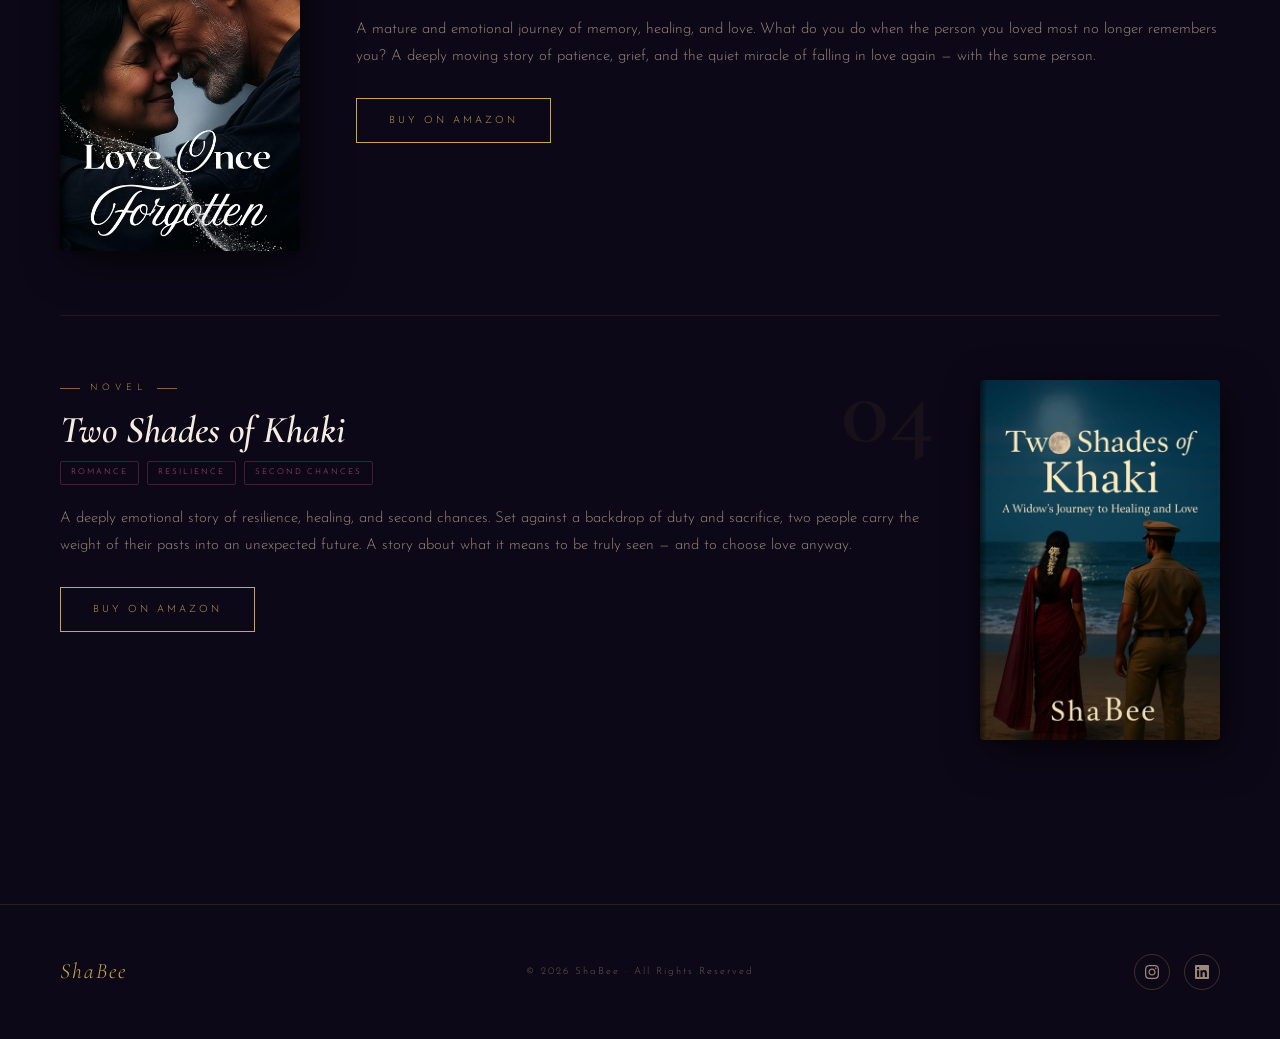
<file: books.html>
<!DOCTYPE html>
<html lang="en">
<head>
  <meta charset="UTF-8" />
  <meta name="viewport" content="width=device-width, initial-scale=1.0" />
  <title>Books — ShaBee</title>
  <meta name="description" content="Explore all books by ShaBee — heartfelt romance novels about love, healing, and second chances." />
  <link rel="stylesheet" href="style.css" />
  <style>
    .page-hero {
      padding: 160px 60px 80px;
      text-align: center;
      position: relative;
      overflow: hidden;
    }
    .page-hero-bg {
      position: absolute;
      inset: 0;
      background:
        radial-gradient(ellipse 60% 80% at 50% 0%, rgba(123,45,94,0.3) 0%, transparent 60%),
        var(--deep);
    }
    .page-hero h1 {
      font-family: var(--serif);
      font-size: 64px;
      color: var(--cream);
      position: relative;
      z-index: 1;
      margin-bottom: 16px;
    }
    .page-hero h1 em { color: var(--gold); font-style: italic; }
    .page-hero p {
      font-size: 14px;
      color: var(--muted);
      max-width: 480px;
      margin: 0 auto;
      position: relative;
      z-index: 1;
      line-height: 1.8;
    }

    /* BOOK ENTRIES */
    .books-list {
      padding: 40px 60px 100px;
    }

    .book-entry {
      display: grid;
      grid-template-columns: 240px 1fr;
      gap: 56px;
      padding: 64px 0;
      border-bottom: 0.5px solid rgba(201,168,76,0.1);
      align-items: start;
      position: relative;
    }

    .book-entry:last-child { border-bottom: none; }

    .book-entry.reverse { grid-template-columns: 1fr 240px; }
    .book-entry.reverse .book-info { order: -1; }

    .book-entry-cover {
      position: relative;
      border-radius: 4px;
      overflow: hidden;
      box-shadow: 8px 12px 40px rgba(0,0,0,0.6), -3px 0 10px rgba(0,0,0,0.3);
      transition: transform 0.4s, box-shadow 0.4s;
    }

    .book-entry-cover:hover {
      transform: translateY(-6px);
      box-shadow: 12px 20px 50px rgba(0,0,0,0.7);
    }

    .book-entry-cover img {
      width: 100%;
      aspect-ratio: 2/3;
      object-fit: cover;
      display: block;
    }

    .book-entry-spine {
      position: absolute;
      left: 0; top: 0; bottom: 0;
      width: 6px;
      background: linear-gradient(to right, rgba(0,0,0,0.5), rgba(0,0,0,0.1));
    }

    .book-num {
      font-family: var(--serif);
      font-size: 100px;
      font-weight: 600;
      color: rgba(201,168,76,0.06);
      position: absolute;
      top: -20px;
      right: -10px;
      line-height: 1;
      pointer-events: none;
      user-select: none;
    }

    .book-info { position: relative; }

    .book-info .eyebrow { margin-bottom: 12px; }

    .book-info h2 {
      font-family: var(--serif);
      font-size: 38px;
      font-style: italic;
      color: var(--cream);
      line-height: 1.2;
      margin-bottom: 8px;
    }

    .book-tags {
      display: flex;
      gap: 8px;
      flex-wrap: wrap;
      margin-bottom: 20px;
    }

    .tag {
      font-size: 8px;
      letter-spacing: 2px;
      text-transform: uppercase;
      color: var(--rose-light);
      border: 0.5px solid rgba(196,82,126,0.3);
      padding: 4px 10px;
      border-radius: 2px;
    }

    .book-description {
      font-size: 15px;
      color: var(--muted);
      line-height: 1.8;
      margin-bottom: 28px;
    }

    .book-actions {
      display: flex;
      gap: 14px;
      align-items: center;
    }

    @media (max-width: 768px) {
      .page-hero { padding: 140px 28px 60px; }
      .page-hero h1 { font-size: 44px; }
      .books-list { padding: 20px 28px 60px; }
      .book-entry,
      .book-entry.reverse { grid-template-columns: 1fr; gap: 28px; }
      .book-entry.reverse .book-info { order: 0; }
      .book-entry-cover { max-width: 200px; margin: 0 auto; }
      .book-num { font-size: 60px; }
      .book-info h2 { font-size: 28px; }
    }
  </style>
</head>
<body>

  <nav id="navbar">
    <a href="index.html" class="nav-logo">ShaBee</a>
    <ul class="nav-links">
      <li><a href="index.html">Home</a></li>
      <li><a href="books.html" class="active">Books</a></li>
      <li><a href="about.html">About</a></li>
      <li><a href="podcast.html">Podcast</a></li>
      <li><a href="media.html">Media</a></li>
      <li><a href="contact.html">Contact</a></li>
    </ul>
    <div class="nav-hamburger" onclick="toggleMenu()">
      <span></span><span></span><span></span>
    </div>
  </nav>

  <div class="page-hero">
    <div class="page-hero-bg"></div>
    <div class="eyebrow center fade-up delay-1">Her Stories</div>
    <h1 class="fade-up delay-2">The <em>Collection</em></h1>
    <p class="fade-up delay-3">Four novels woven from heartbreak, hope, and the beautiful chaos of falling in love all over again.</p>
  </div>

  <section class="books-list">

    <!-- Book 1 -->
    <div class="book-entry fade-up delay-1">
      <div class="book-entry-cover">
        <img src="assets/10-hours-to-forever.jpg" alt="10 Hours to Forever" />
        <div class="book-entry-spine"></div>
      </div>
      <div class="book-info">
        <span class="book-num">01</span>
        <div class="eyebrow">Featured Novel</div>
        <h2>10 Hours to Forever</h2>
        <div class="book-tags">
          <span class="tag">Romance</span>
          <span class="tag">Contemporary</span>
          <span class="tag">Love Story</span>
        </div>
        <p class="book-description">
          An emotional story of love, vulnerability, and connection. When two strangers find themselves sharing the same journey, ten hours become a lifetime of moments neither could have predicted. A tender exploration of what happens when you let your guard down long enough for love to find you.
        </p>
        <div class="book-actions">
          <a href="https://a.co/d/08ATKefn" target="_blank" class="btn btn-gold">Buy on Amazon</a>
        </div>
      </div>
    </div>

    <!-- Book 2 -->
    <div class="book-entry reverse fade-up delay-1">
      <div class="book-entry-cover">
        <img src="assets/a-love-forged-in-political-fire.jpg" alt="A Love Forged in Political Fire" />
        <div class="book-entry-spine"></div>
      </div>
      <div class="book-info">
        <span class="book-num">02</span>
        <div class="eyebrow">Novel</div>
        <h2>A Love Forged in Political Fire</h2>
        <div class="book-tags">
          <span class="tag">Romance</span>
          <span class="tag">Drama</span>
          <span class="tag">Courage</span>
        </div>
        <p class="book-description">
          A powerful romance shaped by conflict, courage, and destiny. In a world of political storms and fractured loyalties, two souls discover that love is the most radical act of defiance. Their bond is tested by forces beyond their control — but some things are worth fighting for.
        </p>
        <div class="book-actions">
          <a href="https://a.co/d/00i8EPB8" target="_blank" class="btn btn-gold">Buy on Amazon</a>
        </div>
      </div>
    </div>

    <!-- Book 3 -->
    <div class="book-entry fade-up delay-1">
      <div class="book-entry-cover">
        <img src="assets/love-once-forgotten.jpg" alt="Love Once Forgotten" />
        <div class="book-entry-spine"></div>
      </div>
      <div class="book-info">
        <span class="book-num">03</span>
        <div class="eyebrow">Novel</div>
        <h2>Love Once Forgotten</h2>
        <div class="book-tags">
          <span class="tag">Romance</span>
          <span class="tag">Healing</span>
          <span class="tag">Memory</span>
        </div>
        <p class="book-description">
          A mature and emotional journey of memory, healing, and love. What do you do when the person you loved most no longer remembers you? A deeply moving story of patience, grief, and the quiet miracle of falling in love again — with the same person.
        </p>
        <div class="book-actions">
          <a href="https://a.co/d/03vFmATG" target="_blank" class="btn btn-gold">Buy on Amazon</a>
        </div>
      </div>
    </div>

    <!-- Book 4 -->
    <div class="book-entry reverse fade-up delay-1">
      <div class="book-entry-cover">
        <img src="assets/two-shades-of-khaki.jpg" alt="Two Shades of Khaki" />
        <div class="book-entry-spine"></div>
      </div>
      <div class="book-info">
        <span class="book-num">04</span>
        <div class="eyebrow">Novel</div>
        <h2>Two Shades of Khaki</h2>
        <div class="book-tags">
          <span class="tag">Romance</span>
          <span class="tag">Resilience</span>
          <span class="tag">Second Chances</span>
        </div>
        <p class="book-description">
          A deeply emotional story of resilience, healing, and second chances. Set against a backdrop of duty and sacrifice, two people carry the weight of their pasts into an unexpected future. A story about what it means to be truly seen — and to choose love anyway.
        </p>
        <div class="book-actions">
          <a href="https://a.co/d/0icz61t5" target="_blank" class="btn btn-gold">Buy on Amazon</a>
        </div>
      </div>
    </div>

  </section>

  <footer>
    <a href="index.html" class="footer-logo">ShaBee</a>
    <div class="footer-center">© 2026 ShaBee · All Rights Reserved</div>
    <div class="footer-social">
      <a href="https://www.instagram.com/shabee_novel_author/" target="_blank" class="social-link" aria-label="Instagram">
        <svg viewBox="0 0 24 24"><path d="M12 2.163c3.204 0 3.584.012 4.85.07 3.252.148 4.771 1.691 4.919 4.919.058 1.265.069 1.645.069 4.849 0 3.205-.012 3.584-.069 4.849-.149 3.225-1.664 4.771-4.919 4.919-1.266.058-1.644.07-4.85.07-3.204 0-3.584-.012-4.849-.07-3.26-.149-4.771-1.699-4.919-4.92-.058-1.265-.07-1.644-.07-4.849 0-3.204.013-3.583.07-4.849.149-3.227 1.664-4.771 4.919-4.919 1.266-.057 1.645-.069 4.849-.069zm0-2.163c-3.259 0-3.667.014-4.947.072-4.358.2-6.78 2.618-6.98 6.98-.059 1.281-.073 1.689-.073 4.948 0 3.259.014 3.668.072 4.948.2 4.358 2.618 6.78 6.98 6.98 1.281.058 1.689.072 4.948.072 3.259 0 3.668-.014 4.948-.072 4.354-.2 6.782-2.618 6.979-6.98.059-1.28.073-1.689.073-4.948 0-3.259-.014-3.667-.072-4.947-.196-4.354-2.617-6.78-6.979-6.98-1.281-.059-1.69-.073-4.949-.073zm0 5.838c-3.403 0-6.162 2.759-6.162 6.162s2.759 6.163 6.162 6.163 6.162-2.759 6.162-6.163c0-3.403-2.759-6.162-6.162-6.162zm0 10.162c-2.209 0-4-1.79-4-4 0-2.209 1.791-4 4-4s4 1.791 4 4c0 2.21-1.791 4-4 4zm6.406-11.845c-.796 0-1.441.645-1.441 1.44s.645 1.44 1.441 1.44c.795 0 1.439-.645 1.439-1.44s-.644-1.44-1.439-1.44z"/></svg>
      </a>
      <a href="https://www.linkedin.com/in/shabithaalex/" target="_blank" class="social-link" aria-label="LinkedIn">
        <svg viewBox="0 0 24 24"><path d="M20.447 20.452h-3.554v-5.569c0-1.328-.027-3.037-1.852-3.037-1.853 0-2.136 1.445-2.136 2.939v5.667H9.351V9h3.414v1.561h.046c.477-.9 1.637-1.85 3.37-1.85 3.601 0 4.267 2.37 4.267 5.455v6.286zM5.337 7.433c-1.144 0-2.063-.926-2.063-2.065 0-1.138.92-2.063 2.063-2.063 1.14 0 2.064.925 2.064 2.063 0 1.139-.925 2.065-2.064 2.065zm1.782 13.019H3.555V9h3.564v11.452zM22.225 0H1.771C.792 0 0 .774 0 1.729v20.542C0 23.227.792 24 1.771 24h20.451C23.2 24 24 23.227 24 22.271V1.729C24 .774 23.2 0 22.222 0h.003z"/></svg>
      </a>
    </div>
  </footer>

  <script>
    const navbar = document.getElementById('navbar');
    window.addEventListener('scroll', () => {
      navbar.classList.toggle('scrolled', window.scrollY > 60);
    });
    function toggleMenu() {
      const links = document.querySelector('.nav-links');
      links.style.display = links.style.display === 'flex' ? 'none' : 'flex';
      links.style.flexDirection = 'column';
      links.style.position = 'absolute';
      links.style.top = '70px';
      links.style.left = '0';
      links.style.right = '0';
      links.style.background = 'rgba(13,8,24,0.98)';
      links.style.padding = '24px';
      links.style.gap = '20px';
    }
  </script>
</body>
</html>
</file>
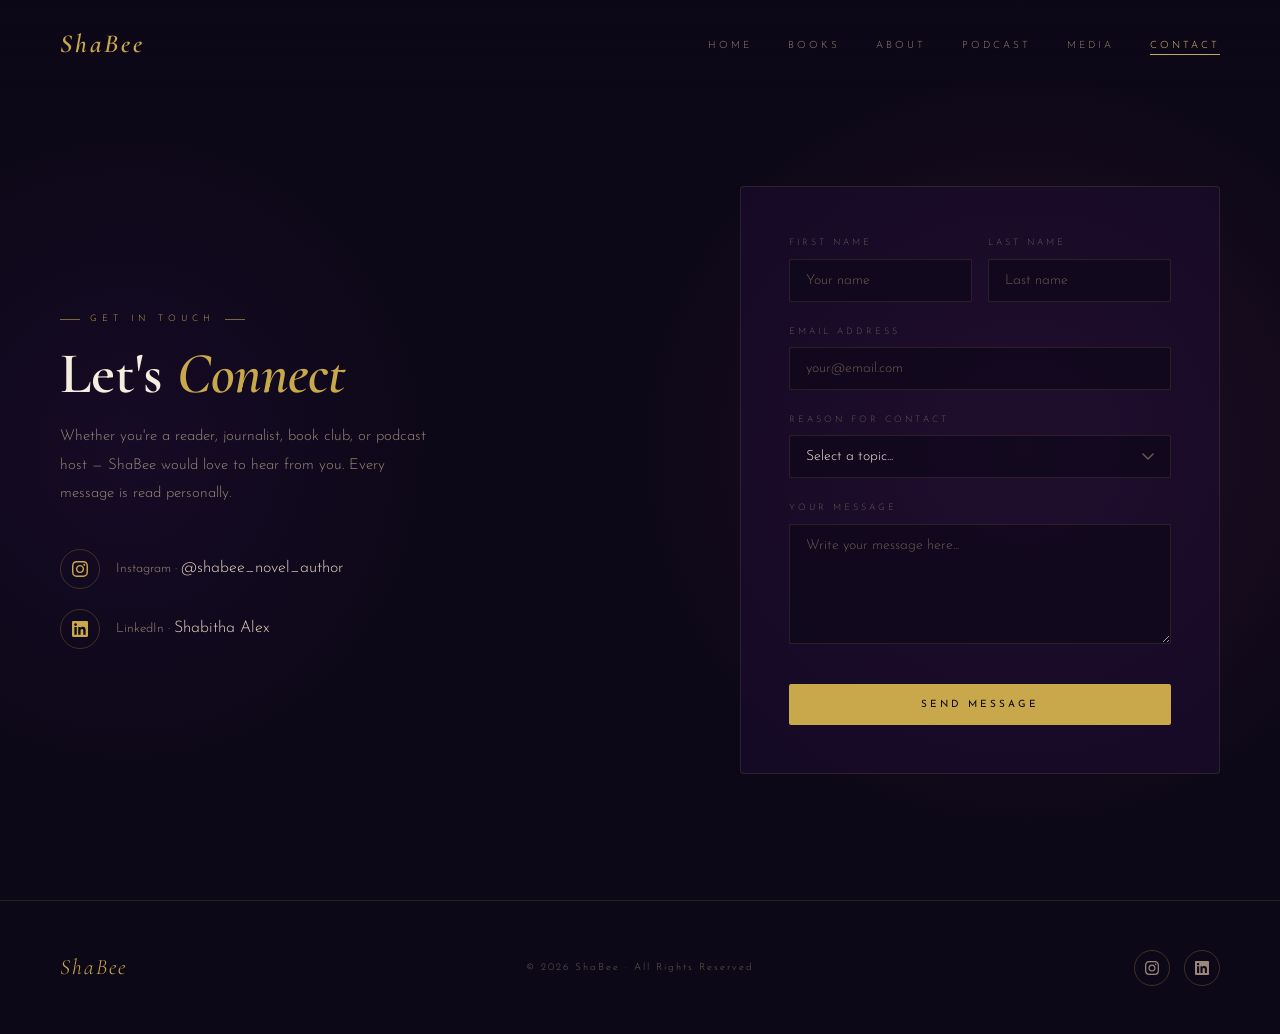
<file: contact.html>
<!DOCTYPE html>
<html lang="en">
<head>
  <meta charset="UTF-8" />
  <meta name="viewport" content="width=device-width, initial-scale=1.0" />
  <title>Contact — ShaBee</title>
  <link rel="stylesheet" href="style.css" />
  <style>
    .contact-wrap {
      min-height: 100vh;
      display: flex;
      align-items: center;
      padding: 140px 60px 80px;
      position: relative;
      overflow: hidden;
      gap: 80px;
    }
    .contact-bg {
      position: absolute; inset: 0;
      background:
        radial-gradient(ellipse 50% 70% at 80% 50%, rgba(123,45,94,0.2) 0%, transparent 60%),
        radial-gradient(ellipse 40% 60% at 10% 50%, rgba(42,18,69,0.3) 0%, transparent 60%),
        var(--deep);
    }

    .contact-left {
      flex: 1;
      position: relative;
      z-index: 1;
    }
    .contact-left h1 {
      font-family: var(--serif); font-size: 58px;
      color: var(--cream); margin-bottom: 16px; line-height: 1.15;
    }
    .contact-left h1 em { color: var(--gold); font-style: italic; }
    .contact-left p {
      font-size: 15px; color: var(--muted);
      line-height: 1.9; margin-bottom: 40px; max-width: 380px;
    }
    .contact-details { display: flex; flex-direction: column; gap: 20px; }
    .contact-detail {
      display: flex; align-items: center; gap: 16px;
    }
    .contact-detail-icon {
      width: 40px; height: 40px;
      border: 0.5px solid rgba(201,168,76,0.25);
      border-radius: 50%;
      display: flex; align-items: center; justify-content: center;
      flex-shrink: 0;
    }
    .contact-detail-icon svg { width: 16px; height: 16px; fill: var(--gold); }
    .contact-detail span { font-size: 13px; color: var(--muted); }
    .contact-detail a { color: var(--cream2); text-decoration: none; transition: color 0.3s; }
    .contact-detail a:hover { color: var(--gold); }

    /* FORM */
    .contact-form {
      flex: 1;
      max-width: 480px;
      position: relative;
      z-index: 1;
      background: rgba(30,13,53,0.5);
      border: 0.5px solid rgba(201,168,76,0.15);
      border-radius: 4px;
      padding: 48px;
    }
    .form-group { margin-bottom: 22px; }
    .form-group label {
      display: block;
      font-size: 9px;
      letter-spacing: 3px;
      text-transform: uppercase;
      color: var(--muted2);
      margin-bottom: 8px;
    }
    .form-group input,
    .form-group select,
    .form-group textarea {
      width: 100%;
      padding: 13px 16px;
      background: rgba(13,8,24,0.6);
      border: 0.5px solid rgba(201,168,76,0.15);
      border-radius: 2px;
      color: var(--cream);
      font-family: var(--sans);
      font-size: 14px;
      font-weight: 300;
      outline: none;
      transition: border-color 0.3s;
    }
    .form-group input:focus,
    .form-group select:focus,
    .form-group textarea:focus {
      border-color: rgba(201,168,76,0.4);
    }
    .form-group input::placeholder,
    .form-group textarea::placeholder { color: var(--muted2); }
    .form-group select {
      appearance: none;
      background-image: url("data:image/svg+xml,%3Csvg xmlns='http://www.w3.org/2000/svg' width='12' height='8' viewBox='0 0 12 8'%3E%3Cpath d='M1 1l5 5 5-5' stroke='%236a5a50' stroke-width='1.5' fill='none' stroke-linecap='round'/%3E%3C/svg%3E");
      background-repeat: no-repeat;
      background-position: right 16px center;
      cursor: pointer;
    }
    .form-group select option { background: #1e0d35; }
    .form-group textarea { resize: vertical; min-height: 120px; }
    .form-row { display: grid; grid-template-columns: 1fr 1fr; gap: 16px; }
    .submit-btn {
      width: 100%;
      padding: 15px;
      background: var(--gold);
      color: var(--deep);
      font-family: var(--sans);
      font-size: 10px;
      letter-spacing: 3px;
      text-transform: uppercase;
      border: none;
      border-radius: 2px;
      cursor: pointer;
      transition: background 0.3s;
      margin-top: 8px;
    }
    .submit-btn:hover { background: var(--gold-light); }
    .form-success {
      display: none;
      text-align: center;
      padding: 32px;
    }
    .form-success h3 {
      font-family: var(--serif); font-size: 28px;
      font-style: italic; color: var(--gold); margin-bottom: 12px;
    }
    .form-success p { font-size: 14px; color: var(--muted); line-height: 1.8; }

    @media (max-width: 900px) {
      .contact-wrap { flex-direction: column; padding: 140px 28px 60px; gap: 40px; }
      .contact-left h1 { font-size: 42px; }
      .contact-form { max-width: 100%; padding: 32px 24px; }
      .form-row { grid-template-columns: 1fr; }
    }
  </style>
</head>
<body>
  <nav id="navbar">
    <a href="index.html" class="nav-logo">ShaBee</a>
    <ul class="nav-links">
      <li><a href="index.html">Home</a></li>
      <li><a href="books.html">Books</a></li>
      <li><a href="about.html">About</a></li>
      <li><a href="podcast.html">Podcast</a></li>
      <li><a href="media.html">Media</a></li>
      <li><a href="contact.html" class="active">Contact</a></li>
    </ul>
    <div class="nav-hamburger" onclick="toggleMenu()"><span></span><span></span><span></span></div>
  </nav>

  <div class="contact-wrap">
    <div class="contact-bg"></div>

    <div class="contact-left">
      <div class="eyebrow fade-up delay-1">Get in Touch</div>
      <h1 class="fade-up delay-2">Let's <em>Connect</em></h1>
      <p class="fade-up delay-3">
        Whether you're a reader, journalist, book club, or podcast host — ShaBee would love to hear from you. Every message is read personally.
      </p>
      <div class="contact-details fade-up delay-4">
        <div class="contact-detail">
          <div class="contact-detail-icon">
            <svg viewBox="0 0 24 24"><path d="M12 2.163c3.204 0 3.584.012 4.85.07 3.252.148 4.771 1.691 4.919 4.919.058 1.265.069 1.645.069 4.849 0 3.205-.012 3.584-.069 4.849-.149 3.225-1.664 4.771-4.919 4.919-1.266.058-1.644.07-4.85.07-3.204 0-3.584-.012-4.849-.07-3.26-.149-4.771-1.699-4.919-4.92-.058-1.265-.07-1.644-.07-4.849 0-3.204.013-3.583.07-4.849.149-3.227 1.664-4.771 4.919-4.919 1.266-.057 1.645-.069 4.849-.069zm0-2.163c-3.259 0-3.667.014-4.947.072-4.358.2-6.78 2.618-6.98 6.98-.059 1.281-.073 1.689-.073 4.948 0 3.259.014 3.668.072 4.948.2 4.358 2.618 6.78 6.98 6.98 1.281.058 1.689.072 4.948.072 3.259 0 3.668-.014 4.948-.072 4.354-.2 6.782-2.618 6.979-6.98.059-1.28.073-1.689.073-4.948 0-3.259-.014-3.667-.072-4.947-.196-4.354-2.617-6.78-6.979-6.98-1.281-.059-1.69-.073-4.949-.073zm0 5.838c-3.403 0-6.162 2.759-6.162 6.162s2.759 6.163 6.162 6.163 6.162-2.759 6.162-6.163c0-3.403-2.759-6.162-6.162-6.162zm0 10.162c-2.209 0-4-1.79-4-4 0-2.209 1.791-4 4-4s4 1.791 4 4c0 2.21-1.791 4-4 4zm6.406-11.845c-.796 0-1.441.645-1.441 1.44s.645 1.44 1.441 1.44c.795 0 1.439-.645 1.439-1.44s-.644-1.44-1.439-1.44z"/></svg>
          </div>
          <div>
            <span>Instagram · </span>
            <a href="https://www.instagram.com/shabee_novel_author/" target="_blank">@shabee_novel_author</a>
          </div>
        </div>
        <div class="contact-detail">
          <div class="contact-detail-icon">
            <svg viewBox="0 0 24 24"><path d="M20.447 20.452h-3.554v-5.569c0-1.328-.027-3.037-1.852-3.037-1.853 0-2.136 1.445-2.136 2.939v5.667H9.351V9h3.414v1.561h.046c.477-.9 1.637-1.85 3.37-1.85 3.601 0 4.267 2.37 4.267 5.455v6.286zM5.337 7.433c-1.144 0-2.063-.926-2.063-2.065 0-1.138.92-2.063 2.063-2.063 1.14 0 2.064.925 2.064 2.063 0 1.139-.925 2.065-2.064 2.065zm1.782 13.019H3.555V9h3.564v11.452zM22.225 0H1.771C.792 0 0 .774 0 1.729v20.542C0 23.227.792 24 1.771 24h20.451C23.2 24 24 23.227 24 22.271V1.729C24 .774 23.2 0 22.222 0h.003z"/></svg>
          </div>
          <div>
            <span>LinkedIn · </span>
            <a href="https://www.linkedin.com/in/shabithaalex/" target="_blank">Shabitha Alex</a>
          </div>
        </div>
      </div>
    </div>

    <!-- FORM -->
    <div class="contact-form fade-up delay-2">
      <div id="formContent">
        <div class="form-row">
          <div class="form-group">
            <label>First Name</label>
            <input type="text" id="fname" placeholder="Your name" />
          </div>
          <div class="form-group">
            <label>Last Name</label>
            <input type="text" id="lname" placeholder="Last name" />
          </div>
        </div>
        <div class="form-group">
          <label>Email Address</label>
          <input type="email" id="email" placeholder="your@email.com" />
        </div>
        <div class="form-group">
          <label>Reason for Contact</label>
          <select id="reason">
            <option value="" disabled selected>Select a topic...</option>
            <option>General Message</option>
            <option>Interview / Podcast Request</option>
            <option>Book Club Inquiry</option>
            <option>Media / Press</option>
            <option>Review Copy Request</option>
            <option>Speaking Engagement</option>
            <option>Other</option>
          </select>
        </div>
        <div class="form-group">
          <label>Your Message</label>
          <textarea id="message" placeholder="Write your message here..."></textarea>
        </div>
        <button class="submit-btn" onclick="submitForm()">Send Message</button>
      </div>
      <div class="form-success" id="formSuccess">
        <h3>Thank you ♥</h3>
        <p>Your message has been received. ShaBee will get back to you as soon as possible — usually within a few days.</p>
      </div>
    </div>
  </div>

  <footer>
    <a href="index.html" class="footer-logo">ShaBee</a>
    <div class="footer-center">© 2026 ShaBee · All Rights Reserved</div>
    <div class="footer-social">
      <a href="https://www.instagram.com/shabee_novel_author/" target="_blank" class="social-link" aria-label="Instagram">
        <svg viewBox="0 0 24 24"><path d="M12 2.163c3.204 0 3.584.012 4.85.07 3.252.148 4.771 1.691 4.919 4.919.058 1.265.069 1.645.069 4.849 0 3.205-.012 3.584-.069 4.849-.149 3.225-1.664 4.771-4.919 4.919-1.266.058-1.644.07-4.85.07-3.204 0-3.584-.012-4.849-.07-3.26-.149-4.771-1.699-4.919-4.92-.058-1.265-.07-1.644-.07-4.849 0-3.204.013-3.583.07-4.849.149-3.227 1.664-4.771 4.919-4.919 1.266-.057 1.645-.069 4.849-.069zm0-2.163c-3.259 0-3.667.014-4.947.072-4.358.2-6.78 2.618-6.98 6.98-.059 1.281-.073 1.689-.073 4.948 0 3.259.014 3.668.072 4.948.2 4.358 2.618 6.78 6.98 6.98 1.281.058 1.689.072 4.948.072 3.259 0 3.668-.014 4.948-.072 4.354-.2 6.782-2.618 6.979-6.98.059-1.28.073-1.689.073-4.948 0-3.259-.014-3.667-.072-4.947-.196-4.354-2.617-6.78-6.979-6.98-1.281-.059-1.69-.073-4.949-.073zm0 5.838c-3.403 0-6.162 2.759-6.162 6.162s2.759 6.163 6.162 6.163 6.162-2.759 6.162-6.163c0-3.403-2.759-6.162-6.162-6.162zm0 10.162c-2.209 0-4-1.79-4-4 0-2.209 1.791-4 4-4s4 1.791 4 4c0 2.21-1.791 4-4 4zm6.406-11.845c-.796 0-1.441.645-1.441 1.44s.645 1.44 1.441 1.44c.795 0 1.439-.645 1.439-1.44s-.644-1.44-1.439-1.44z"/></svg>
      </a>
      <a href="https://www.linkedin.com/in/shabithaalex/" target="_blank" class="social-link" aria-label="LinkedIn">
        <svg viewBox="0 0 24 24"><path d="M20.447 20.452h-3.554v-5.569c0-1.328-.027-3.037-1.852-3.037-1.853 0-2.136 1.445-2.136 2.939v5.667H9.351V9h3.414v1.561h.046c.477-.9 1.637-1.85 3.37-1.85 3.601 0 4.267 2.37 4.267 5.455v6.286zM5.337 7.433c-1.144 0-2.063-.926-2.063-2.065 0-1.138.92-2.063 2.063-2.063 1.14 0 2.064.925 2.064 2.063 0 1.139-.925 2.065-2.064 2.065zm1.782 13.019H3.555V9h3.564v11.452zM22.225 0H1.771C.792 0 0 .774 0 1.729v20.542C0 23.227.792 24 1.771 24h20.451C23.2 24 24 23.227 24 22.271V1.729C24 .774 23.2 0 22.222 0h.003z"/></svg>
      </a>
    </div>
  </footer>

  <script>
    const navbar = document.getElementById('navbar');
    window.addEventListener('scroll', () => { navbar.classList.toggle('scrolled', window.scrollY > 60); });
    function toggleMenu() {
      const links = document.querySelector('.nav-links');
      links.style.display = links.style.display === 'flex' ? 'none' : 'flex';
      links.style.flexDirection = 'column';
      links.style.position = 'absolute';
      links.style.top = '70px'; links.style.left = '0'; links.style.right = '0';
      links.style.background = 'rgba(13,8,24,0.98)';
      links.style.padding = '24px'; links.style.gap = '20px';
    }
    function submitForm() {
      const email = document.getElementById('email').value;
      const message = document.getElementById('message').value;
      if (!email || !message) { alert('Please fill in your email and message.'); return; }
      document.getElementById('formContent').style.display = 'none';
      document.getElementById('formSuccess').style.display = 'block';
    }
  </script>
</body>
</html>
</file>
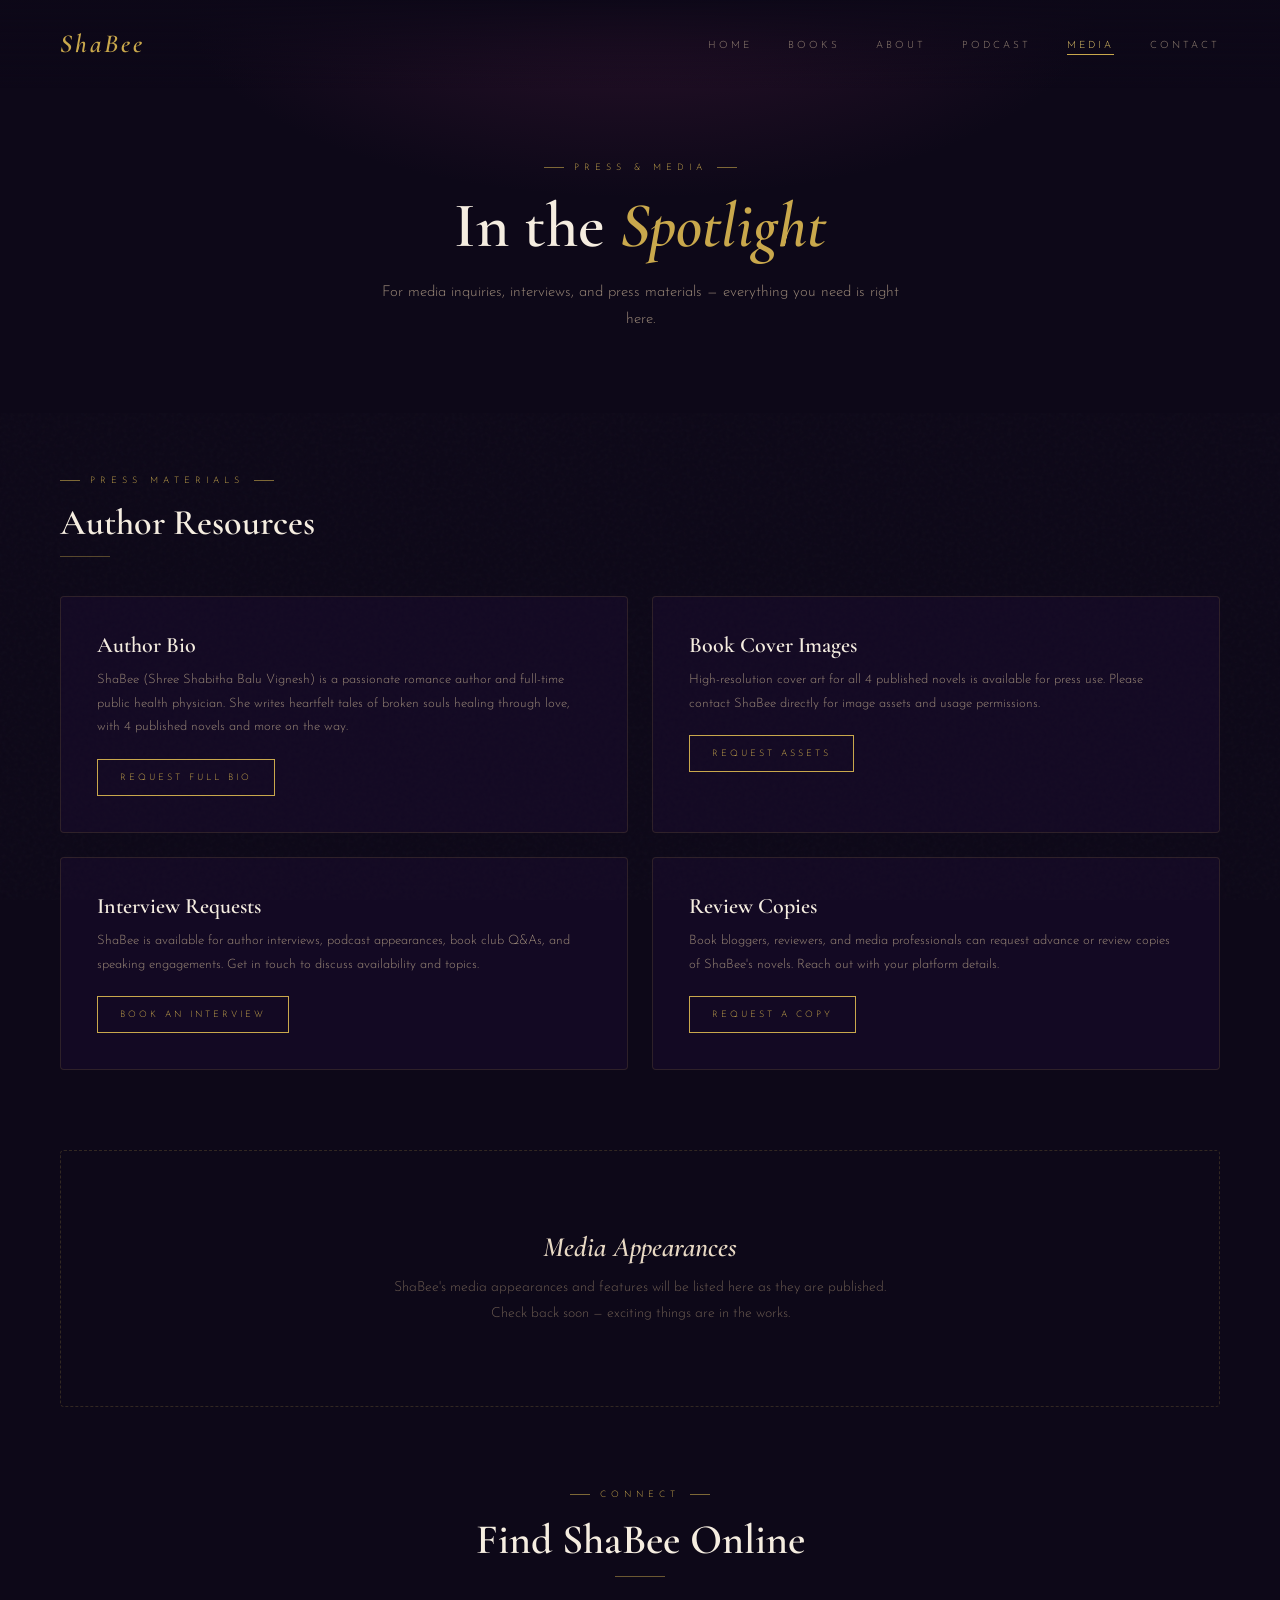
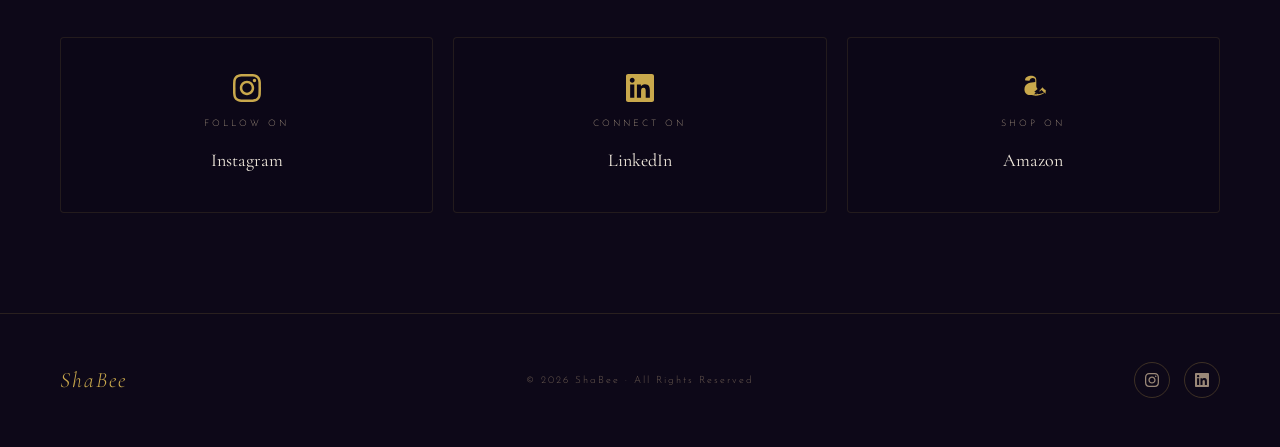
<file: media.html>
<!DOCTYPE html>
<html lang="en">
<head>
  <meta charset="UTF-8" />
  <meta name="viewport" content="width=device-width, initial-scale=1.0" />
  <title>Media — ShaBee</title>
  <link rel="stylesheet" href="style.css" />
  <style>
    .page-hero {
      padding: 160px 60px 80px;
      text-align: center;
      position: relative;
      overflow: hidden;
    }
    .page-hero-bg {
      position: absolute; inset: 0;
      background: radial-gradient(ellipse 60% 80% at 50% 0%, rgba(123,45,94,0.25) 0%, transparent 60%), var(--deep);
    }
    .page-hero h1 {
      font-family: var(--serif); font-size: 64px;
      color: var(--cream); position: relative; z-index: 1; margin-bottom: 16px;
    }
    .page-hero h1 em { color: var(--gold); font-style: italic; }
    .page-hero p {
      font-size: 15px; color: var(--muted); max-width: 520px;
      margin: 0 auto; position: relative; z-index: 1; line-height: 1.8;
    }

    .media-section { padding: 60px 60px 100px; }

    /* Press Kit */
    .press-kit {
      display: grid;
      grid-template-columns: 1fr 1fr;
      gap: 24px;
      margin-bottom: 80px;
    }
    .press-card {
      padding: 36px;
      border: 0.5px solid rgba(201,168,76,0.15);
      border-radius: 4px;
      background: rgba(30,13,53,0.4);
      transition: border-color 0.3s;
    }
    .press-card:hover { border-color: rgba(201,168,76,0.35); }
    .press-card h3 {
      font-family: var(--serif); font-size: 22px;
      color: var(--cream); margin-bottom: 10px;
    }
    .press-card p { font-size: 13px; color: var(--muted); line-height: 1.8; margin-bottom: 20px; }

    /* Appearances placeholder */
    .appearances-placeholder {
      text-align: center;
      padding: 80px 40px;
      border: 0.5px dashed rgba(201,168,76,0.2);
      border-radius: 4px;
    }
    .appearances-placeholder h3 {
      font-family: var(--serif); font-size: 28px; font-style: italic;
      color: var(--cream2); margin-bottom: 12px;
    }
    .appearances-placeholder p { font-size: 14px; color: var(--muted2); line-height: 1.8; }

    /* Social links */
    .social-grid {
      display: grid;
      grid-template-columns: repeat(3, 1fr);
      gap: 20px;
      margin-top: 60px;
    }
    .social-card {
      display: flex;
      flex-direction: column;
      align-items: center;
      gap: 14px;
      padding: 36px 24px;
      border: 0.5px solid rgba(201,168,76,0.12);
      border-radius: 4px;
      text-decoration: none;
      transition: all 0.3s;
      background: rgba(13,8,24,0.3);
    }
    .social-card:hover {
      border-color: rgba(201,168,76,0.3);
      background: rgba(30,13,53,0.5);
      transform: translateY(-4px);
    }
    .social-card svg { width: 28px; height: 28px; fill: var(--gold); }
    .social-card span {
      font-size: 9px; letter-spacing: 3px;
      text-transform: uppercase; color: var(--muted);
    }
    .social-card strong {
      font-family: var(--serif); font-size: 18px;
      color: var(--cream); font-weight: 400;
    }

    @media (max-width: 768px) {
      .page-hero { padding: 140px 28px 60px; }
      .page-hero h1 { font-size: 44px; }
      .media-section { padding: 40px 28px 60px; }
      .press-kit { grid-template-columns: 1fr; }
      .social-grid { grid-template-columns: 1fr; }
    }
  </style>
</head>
<body>
  <nav id="navbar">
    <a href="index.html" class="nav-logo">ShaBee</a>
    <ul class="nav-links">
      <li><a href="index.html">Home</a></li>
      <li><a href="books.html">Books</a></li>
      <li><a href="about.html">About</a></li>
      <li><a href="podcast.html">Podcast</a></li>
      <li><a href="media.html" class="active">Media</a></li>
      <li><a href="contact.html">Contact</a></li>
    </ul>
    <div class="nav-hamburger" onclick="toggleMenu()"><span></span><span></span><span></span></div>
  </nav>

  <div class="page-hero">
    <div class="page-hero-bg"></div>
    <div class="eyebrow center fade-up delay-1">Press &amp; Media</div>
    <h1 class="fade-up delay-2">In the <em>Spotlight</em></h1>
    <p class="fade-up delay-3">For media inquiries, interviews, and press materials — everything you need is right here.</p>
  </div>

  <section class="media-section">

    <div class="eyebrow">Press Materials</div>
    <h2 class="section-title" style="text-align:left;font-size:36px;margin-bottom:12px;">Author Resources</h2>
    <div style="width:50px;height:0.5px;background:var(--gold);opacity:0.4;margin-bottom:40px;"></div>

    <div class="press-kit">
      <div class="press-card fade-up delay-1">
        <h3>Author Bio</h3>
        <p>ShaBee (Shree Shabitha Balu Vignesh) is a passionate romance author and full-time public health physician. She writes heartfelt tales of broken souls healing through love, with 4 published novels and more on the way.</p>
        <a href="contact.html" class="btn btn-gold" style="font-size:9px;padding:10px 22px;">Request Full Bio</a>
      </div>
      <div class="press-card fade-up delay-2">
        <h3>Book Cover Images</h3>
        <p>High-resolution cover art for all 4 published novels is available for press use. Please contact ShaBee directly for image assets and usage permissions.</p>
        <a href="contact.html" class="btn btn-gold" style="font-size:9px;padding:10px 22px;">Request Assets</a>
      </div>
      <div class="press-card fade-up delay-3">
        <h3>Interview Requests</h3>
        <p>ShaBee is available for author interviews, podcast appearances, book club Q&As, and speaking engagements. Get in touch to discuss availability and topics.</p>
        <a href="contact.html" class="btn btn-gold" style="font-size:9px;padding:10px 22px;">Book an Interview</a>
      </div>
      <div class="press-card fade-up delay-4">
        <h3>Review Copies</h3>
        <p>Book bloggers, reviewers, and media professionals can request advance or review copies of ShaBee's novels. Reach out with your platform details.</p>
        <a href="contact.html" class="btn btn-gold" style="font-size:9px;padding:10px 22px;">Request a Copy</a>
      </div>
    </div>

    <!-- Appearances -->
    <div class="appearances-placeholder fade-up delay-2">
      <h3>Media Appearances</h3>
      <p>ShaBee's media appearances and features will be listed here as they are published.<br>Check back soon — exciting things are in the works.</p>
    </div>

    <!-- Social -->
    <div style="margin-top:80px;">
      <div class="eyebrow center">Connect</div>
      <h2 class="section-title">Find ShaBee Online</h2>
      <div class="gold-rule"></div>
      <div class="social-grid">
        <a href="https://www.instagram.com/shabee_novel_author/" target="_blank" class="social-card">
          <svg viewBox="0 0 24 24"><path d="M12 2.163c3.204 0 3.584.012 4.85.07 3.252.148 4.771 1.691 4.919 4.919.058 1.265.069 1.645.069 4.849 0 3.205-.012 3.584-.069 4.849-.149 3.225-1.664 4.771-4.919 4.919-1.266.058-1.644.07-4.85.07-3.204 0-3.584-.012-4.849-.07-3.26-.149-4.771-1.699-4.919-4.92-.058-1.265-.07-1.644-.07-4.849 0-3.204.013-3.583.07-4.849.149-3.227 1.664-4.771 4.919-4.919 1.266-.057 1.645-.069 4.849-.069zm0-2.163c-3.259 0-3.667.014-4.947.072-4.358.2-6.78 2.618-6.98 6.98-.059 1.281-.073 1.689-.073 4.948 0 3.259.014 3.668.072 4.948.2 4.358 2.618 6.78 6.98 6.98 1.281.058 1.689.072 4.948.072 3.259 0 3.668-.014 4.948-.072 4.354-.2 6.782-2.618 6.979-6.98.059-1.28.073-1.689.073-4.948 0-3.259-.014-3.667-.072-4.947-.196-4.354-2.617-6.78-6.979-6.98-1.281-.059-1.69-.073-4.949-.073zm0 5.838c-3.403 0-6.162 2.759-6.162 6.162s2.759 6.163 6.162 6.163 6.162-2.759 6.162-6.163c0-3.403-2.759-6.162-6.162-6.162zm0 10.162c-2.209 0-4-1.79-4-4 0-2.209 1.791-4 4-4s4 1.791 4 4c0 2.21-1.791 4-4 4zm6.406-11.845c-.796 0-1.441.645-1.441 1.44s.645 1.44 1.441 1.44c.795 0 1.439-.645 1.439-1.44s-.644-1.44-1.439-1.44z"/></svg>
          <span>Follow on</span>
          <strong>Instagram</strong>
        </a>
        <a href="https://www.linkedin.com/in/shabithaalex/" target="_blank" class="social-card">
          <svg viewBox="0 0 24 24"><path d="M20.447 20.452h-3.554v-5.569c0-1.328-.027-3.037-1.852-3.037-1.853 0-2.136 1.445-2.136 2.939v5.667H9.351V9h3.414v1.561h.046c.477-.9 1.637-1.85 3.37-1.85 3.601 0 4.267 2.37 4.267 5.455v6.286zM5.337 7.433c-1.144 0-2.063-.926-2.063-2.065 0-1.138.92-2.063 2.063-2.063 1.14 0 2.064.925 2.064 2.063 0 1.139-.925 2.065-2.064 2.065zm1.782 13.019H3.555V9h3.564v11.452zM22.225 0H1.771C.792 0 0 .774 0 1.729v20.542C0 23.227.792 24 1.771 24h20.451C23.2 24 24 23.227 24 22.271V1.729C24 .774 23.2 0 22.222 0h.003z"/></svg>
          <span>Connect on</span>
          <strong>LinkedIn</strong>
        </a>
        <a href="https://a.co/d/08ATKefn" target="_blank" class="social-card">
          <svg viewBox="0 0 24 24"><path d="M13.958 10.09c0 1.232.029 2.256-.591 3.351-.502.891-1.301 1.438-2.186 1.438-1.214 0-1.922-.924-1.922-2.292 0-2.692 2.415-3.182 4.699-3.182v.685zm3.186 7.705c-.209.189-.512.201-.745.074-1.052-.872-1.238-1.276-1.814-2.106-1.734 1.768-2.962 2.297-5.209 2.297-2.66 0-4.731-1.641-4.731-4.925 0-2.565 1.391-4.309 3.37-5.164 1.715-.754 4.11-.891 5.942-1.095v-.41c0-.753.06-1.642-.384-2.294-.385-.579-1.124-.82-1.775-.82-1.205 0-2.277.617-2.54 1.897-.054.285-.261.567-.549.582l-3.061-.328c-.259-.056-.548-.266-.472-.66C5.57 2.474 8.066 1.5 10.309 1.5c1.131 0 2.608.301 3.5 1.156 1.131 1.055 1.021 2.463 1.021 3.996v3.623c0 1.088.451 1.566.875 2.153.149.21.182.461-.008.617l-2.553 2.15zM21.315 16.44c-1.895 1.382-4.643 2.114-7.007 2.114-3.314 0-6.297-1.226-8.554-3.267-.177-.16-.019-.378.194-.254 2.434 1.417 5.445 2.267 8.554 2.267 2.096 0 4.404-.435 6.528-1.332.321-.135.59.21.285.472zm.76-2.061c-.242-.311-1.599-.147-2.209-.073-.186.023-.214-.139-.047-.256 1.082-.761 2.856-.541 3.064-.286.207.257-.054 2.033-.07 2.701-.011.219-.172.3-.33.177-.543-.408-2.033-1.979-3.197-2.89-.354.266-.893.666-1.208.999-.173.18-.361.262-.516.112-.139-.135-.099-.349.028-.497.626-.723 1.658-1.914 2.173-2.532.232-.279.524-.166.716.052.387.443 1.055 1.267 1.596 1.493z"/></svg>
          <span>Shop on</span>
          <strong>Amazon</strong>
        </a>
      </div>
    </div>

  </section>

  <footer>
    <a href="index.html" class="footer-logo">ShaBee</a>
    <div class="footer-center">© 2026 ShaBee · All Rights Reserved</div>
    <div class="footer-social">
      <a href="https://www.instagram.com/shabee_novel_author/" target="_blank" class="social-link" aria-label="Instagram">
        <svg viewBox="0 0 24 24"><path d="M12 2.163c3.204 0 3.584.012 4.85.07 3.252.148 4.771 1.691 4.919 4.919.058 1.265.069 1.645.069 4.849 0 3.205-.012 3.584-.069 4.849-.149 3.225-1.664 4.771-4.919 4.919-1.266.058-1.644.07-4.85.07-3.204 0-3.584-.012-4.849-.07-3.26-.149-4.771-1.699-4.919-4.92-.058-1.265-.07-1.644-.07-4.849 0-3.204.013-3.583.07-4.849.149-3.227 1.664-4.771 4.919-4.919 1.266-.057 1.645-.069 4.849-.069zm0-2.163c-3.259 0-3.667.014-4.947.072-4.358.2-6.78 2.618-6.98 6.98-.059 1.281-.073 1.689-.073 4.948 0 3.259.014 3.668.072 4.948.2 4.358 2.618 6.78 6.98 6.98 1.281.058 1.689.072 4.948.072 3.259 0 3.668-.014 4.948-.072 4.354-.2 6.782-2.618 6.979-6.98.059-1.28.073-1.689.073-4.948 0-3.259-.014-3.667-.072-4.947-.196-4.354-2.617-6.78-6.979-6.98-1.281-.059-1.69-.073-4.949-.073zm0 5.838c-3.403 0-6.162 2.759-6.162 6.162s2.759 6.163 6.162 6.163 6.162-2.759 6.162-6.163c0-3.403-2.759-6.162-6.162-6.162zm0 10.162c-2.209 0-4-1.79-4-4 0-2.209 1.791-4 4-4s4 1.791 4 4c0 2.21-1.791 4-4 4zm6.406-11.845c-.796 0-1.441.645-1.441 1.44s.645 1.44 1.441 1.44c.795 0 1.439-.645 1.439-1.44s-.644-1.44-1.439-1.44z"/></svg>
      </a>
      <a href="https://www.linkedin.com/in/shabithaalex/" target="_blank" class="social-link" aria-label="LinkedIn">
        <svg viewBox="0 0 24 24"><path d="M20.447 20.452h-3.554v-5.569c0-1.328-.027-3.037-1.852-3.037-1.853 0-2.136 1.445-2.136 2.939v5.667H9.351V9h3.414v1.561h.046c.477-.9 1.637-1.85 3.37-1.85 3.601 0 4.267 2.37 4.267 5.455v6.286zM5.337 7.433c-1.144 0-2.063-.926-2.063-2.065 0-1.138.92-2.063 2.063-2.063 1.14 0 2.064.925 2.064 2.063 0 1.139-.925 2.065-2.064 2.065zm1.782 13.019H3.555V9h3.564v11.452zM22.225 0H1.771C.792 0 0 .774 0 1.729v20.542C0 23.227.792 24 1.771 24h20.451C23.2 24 24 23.227 24 22.271V1.729C24 .774 23.2 0 22.222 0h.003z"/></svg>
      </a>
    </div>
  </footer>

  <script>
    const navbar = document.getElementById('navbar');
    window.addEventListener('scroll', () => { navbar.classList.toggle('scrolled', window.scrollY > 60); });
    function toggleMenu() {
      const links = document.querySelector('.nav-links');
      links.style.display = links.style.display === 'flex' ? 'none' : 'flex';
      links.style.flexDirection = 'column';
      links.style.position = 'absolute';
      links.style.top = '70px'; links.style.left = '0'; links.style.right = '0';
      links.style.background = 'rgba(13,8,24,0.98)';
      links.style.padding = '24px'; links.style.gap = '20px';
    }
  </script>
</body>
</html>
</file>
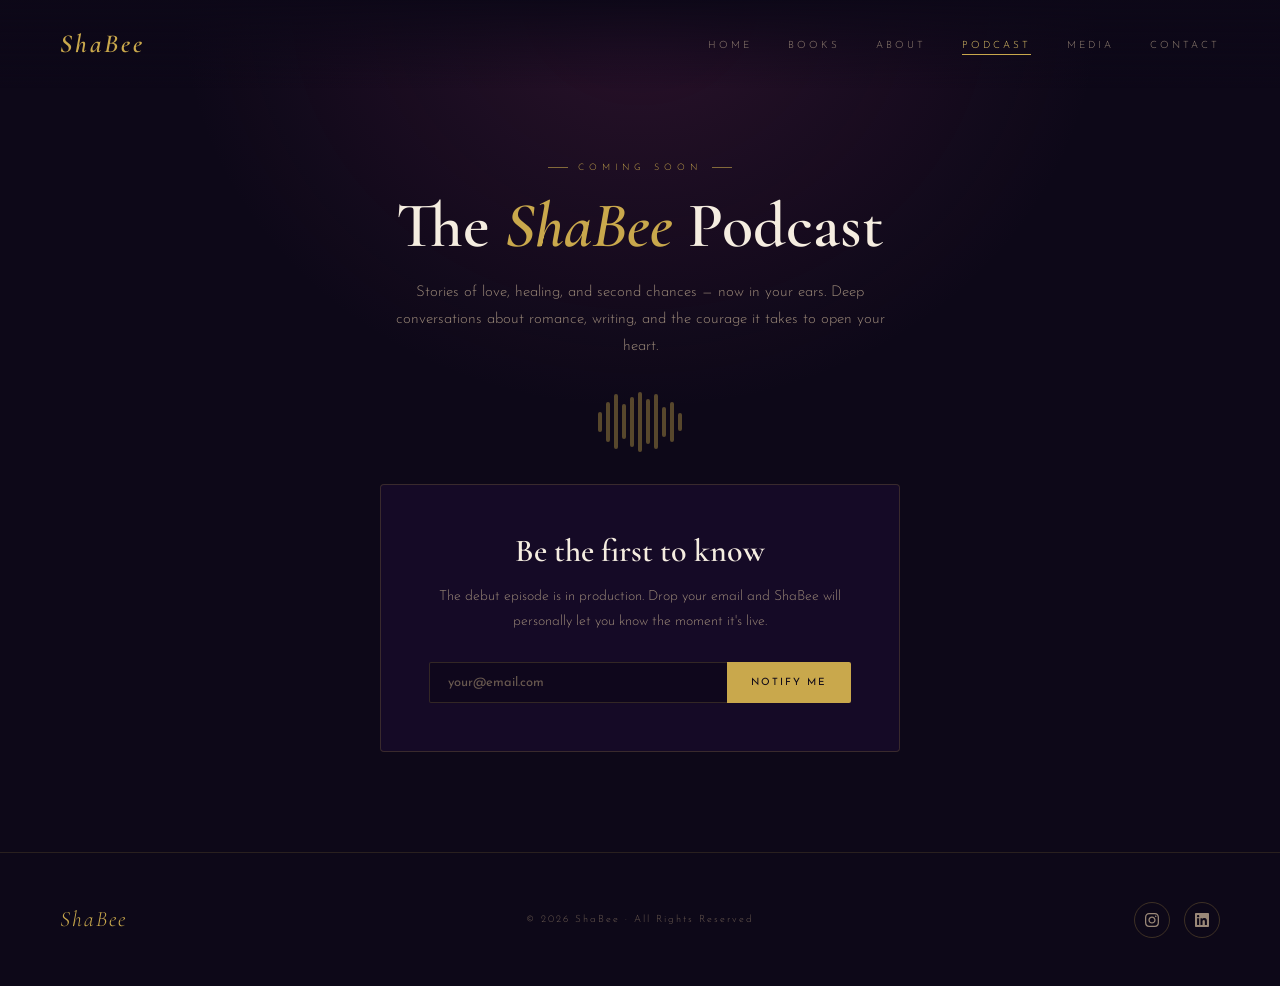
<file: podcast.html>
<!DOCTYPE html>
<html lang="en">
<head>
  <meta charset="UTF-8" />
  <meta name="viewport" content="width=device-width, initial-scale=1.0" />
  <title>Podcast — ShaBee</title>
  <link rel="stylesheet" href="style.css" />
  <style>
    .page-hero {
      padding: 160px 60px 100px;
      text-align: center;
      position: relative;
      overflow: hidden;
    }
    .page-hero-bg {
      position: absolute; inset: 0;
      background: radial-gradient(ellipse 60% 80% at 50% 0%, rgba(123,45,94,0.25) 0%, transparent 60%), var(--deep);
    }
    .page-hero h1 {
      font-family: var(--serif); font-size: 64px;
      color: var(--cream); position: relative; z-index: 1; margin-bottom: 16px;
    }
    .page-hero h1 em { color: var(--gold); font-style: italic; }
    .page-hero p {
      font-size: 15px; color: var(--muted); max-width: 520px;
      margin: 0 auto 32px; position: relative; z-index: 1; line-height: 1.8;
    }

    .podcast-wave {
      display: flex;
      align-items: center;
      justify-content: center;
      gap: 4px;
      margin: 32px auto;
      height: 60px;
    }
    .wave-bar {
      width: 4px;
      border-radius: 2px;
      background: var(--gold);
      opacity: 0.4;
      animation: waveAnim 1.4s ease-in-out infinite;
    }
    .wave-bar:nth-child(1) { height: 20px; animation-delay: 0s; }
    .wave-bar:nth-child(2) { height: 40px; animation-delay: 0.1s; }
    .wave-bar:nth-child(3) { height: 55px; animation-delay: 0.2s; }
    .wave-bar:nth-child(4) { height: 35px; animation-delay: 0.3s; }
    .wave-bar:nth-child(5) { height: 50px; animation-delay: 0.4s; }
    .wave-bar:nth-child(6) { height: 60px; animation-delay: 0.5s; }
    .wave-bar:nth-child(7) { height: 45px; animation-delay: 0.4s; }
    .wave-bar:nth-child(8) { height: 55px; animation-delay: 0.3s; }
    .wave-bar:nth-child(9) { height: 30px; animation-delay: 0.2s; }
    .wave-bar:nth-child(10) { height: 40px; animation-delay: 0.1s; }
    .wave-bar:nth-child(11) { height: 18px; animation-delay: 0s; }
    @keyframes waveAnim {
      0%, 100% { transform: scaleY(0.5); opacity: 0.3; }
      50% { transform: scaleY(1); opacity: 0.7; }
    }

    .coming-soon-box {
      max-width: 520px;
      margin: 0 auto;
      padding: 48px;
      border: 0.5px solid rgba(201,168,76,0.2);
      border-radius: 4px;
      background: rgba(30,13,53,0.5);
      position: relative;
      z-index: 1;
    }
    .coming-soon-box h2 {
      font-family: var(--serif); font-size: 32px; color: var(--cream); margin-bottom: 14px;
    }
    .coming-soon-box p { font-size: 14px; color: var(--muted); line-height: 1.8; margin-bottom: 28px; }
    .notify-form { display: flex; gap: 0; }
    .notify-form input {
      flex: 1;
      padding: 13px 18px;
      background: rgba(13,8,24,0.6);
      border: 0.5px solid rgba(201,168,76,0.2);
      border-right: none;
      color: var(--cream);
      font-family: var(--sans);
      font-size: 13px;
      outline: none;
      border-radius: 2px 0 0 2px;
    }
    .notify-form input::placeholder { color: var(--muted2); }
    .notify-form button {
      padding: 13px 24px;
      background: var(--gold);
      color: var(--deep);
      font-family: var(--sans);
      font-size: 10px;
      letter-spacing: 2px;
      text-transform: uppercase;
      border: none;
      cursor: pointer;
      border-radius: 0 2px 2px 0;
      transition: background 0.3s;
    }
    .notify-form button:hover { background: var(--gold-light); }
    .notify-success { display: none; color: var(--gold); font-size: 13px; margin-top: 12px; }

    @media (max-width: 600px) {
      .page-hero { padding: 140px 24px 80px; }
      .page-hero h1 { font-size: 42px; }
      .coming-soon-box { padding: 32px 24px; }
      .notify-form { flex-direction: column; }
      .notify-form input { border-right: 0.5px solid rgba(201,168,76,0.2); border-bottom: none; border-radius: 2px 2px 0 0; }
      .notify-form button { border-radius: 0 0 2px 2px; }
    }
  </style>
</head>
<body>
  <nav id="navbar">
    <a href="index.html" class="nav-logo">ShaBee</a>
    <ul class="nav-links">
      <li><a href="index.html">Home</a></li>
      <li><a href="books.html">Books</a></li>
      <li><a href="about.html">About</a></li>
      <li><a href="podcast.html" class="active">Podcast</a></li>
      <li><a href="media.html">Media</a></li>
      <li><a href="contact.html">Contact</a></li>
    </ul>
    <div class="nav-hamburger" onclick="toggleMenu()"><span></span><span></span><span></span></div>
  </nav>

  <section class="page-hero">
    <div class="page-hero-bg"></div>
    <div class="eyebrow center fade-up delay-1">Coming Soon</div>
    <h1 class="fade-up delay-2">The <em>ShaBee</em> Podcast</h1>
    <p class="fade-up delay-3">Stories of love, healing, and second chances — now in your ears. Deep conversations about romance, writing, and the courage it takes to open your heart.</p>

    <div class="podcast-wave">
      <div class="wave-bar"></div><div class="wave-bar"></div><div class="wave-bar"></div>
      <div class="wave-bar"></div><div class="wave-bar"></div><div class="wave-bar"></div>
      <div class="wave-bar"></div><div class="wave-bar"></div><div class="wave-bar"></div>
      <div class="wave-bar"></div><div class="wave-bar"></div>
    </div>

    <div class="coming-soon-box fade-up delay-3">
      <h2>Be the first to know</h2>
      <p>The debut episode is in production. Drop your email and ShaBee will personally let you know the moment it's live.</p>
      <div class="notify-form">
        <input type="email" id="notifyEmail" placeholder="your@email.com" />
        <button onclick="handleNotify()">Notify Me</button>
      </div>
      <p class="notify-success" id="notifySuccess">✦ You're on the list! We'll be in touch.</p>
    </div>
  </section>

  <footer>
    <a href="index.html" class="footer-logo">ShaBee</a>
    <div class="footer-center">© 2026 ShaBee · All Rights Reserved</div>
    <div class="footer-social">
      <a href="https://www.instagram.com/shabee_novel_author/" target="_blank" class="social-link" aria-label="Instagram">
        <svg viewBox="0 0 24 24"><path d="M12 2.163c3.204 0 3.584.012 4.85.07 3.252.148 4.771 1.691 4.919 4.919.058 1.265.069 1.645.069 4.849 0 3.205-.012 3.584-.069 4.849-.149 3.225-1.664 4.771-4.919 4.919-1.266.058-1.644.07-4.85.07-3.204 0-3.584-.012-4.849-.07-3.26-.149-4.771-1.699-4.919-4.92-.058-1.265-.07-1.644-.07-4.849 0-3.204.013-3.583.07-4.849.149-3.227 1.664-4.771 4.919-4.919 1.266-.057 1.645-.069 4.849-.069zm0-2.163c-3.259 0-3.667.014-4.947.072-4.358.2-6.78 2.618-6.98 6.98-.059 1.281-.073 1.689-.073 4.948 0 3.259.014 3.668.072 4.948.2 4.358 2.618 6.78 6.98 6.98 1.281.058 1.689.072 4.948.072 3.259 0 3.668-.014 4.948-.072 4.354-.2 6.782-2.618 6.979-6.98.059-1.28.073-1.689.073-4.948 0-3.259-.014-3.667-.072-4.947-.196-4.354-2.617-6.78-6.979-6.98-1.281-.059-1.69-.073-4.949-.073zm0 5.838c-3.403 0-6.162 2.759-6.162 6.162s2.759 6.163 6.162 6.163 6.162-2.759 6.162-6.163c0-3.403-2.759-6.162-6.162-6.162zm0 10.162c-2.209 0-4-1.79-4-4 0-2.209 1.791-4 4-4s4 1.791 4 4c0 2.21-1.791 4-4 4zm6.406-11.845c-.796 0-1.441.645-1.441 1.44s.645 1.44 1.441 1.44c.795 0 1.439-.645 1.439-1.44s-.644-1.44-1.439-1.44z"/></svg>
      </a>
      <a href="https://www.linkedin.com/in/shabithaalex/" target="_blank" class="social-link" aria-label="LinkedIn">
        <svg viewBox="0 0 24 24"><path d="M20.447 20.452h-3.554v-5.569c0-1.328-.027-3.037-1.852-3.037-1.853 0-2.136 1.445-2.136 2.939v5.667H9.351V9h3.414v1.561h.046c.477-.9 1.637-1.85 3.37-1.85 3.601 0 4.267 2.37 4.267 5.455v6.286zM5.337 7.433c-1.144 0-2.063-.926-2.063-2.065 0-1.138.92-2.063 2.063-2.063 1.14 0 2.064.925 2.064 2.063 0 1.139-.925 2.065-2.064 2.065zm1.782 13.019H3.555V9h3.564v11.452zM22.225 0H1.771C.792 0 0 .774 0 1.729v20.542C0 23.227.792 24 1.771 24h20.451C23.2 24 24 23.227 24 22.271V1.729C24 .774 23.2 0 22.222 0h.003z"/></svg>
      </a>
    </div>
  </footer>

  <script>
    const navbar = document.getElementById('navbar');
    window.addEventListener('scroll', () => { navbar.classList.toggle('scrolled', window.scrollY > 60); });
    function toggleMenu() {
      const links = document.querySelector('.nav-links');
      links.style.display = links.style.display === 'flex' ? 'none' : 'flex';
      links.style.flexDirection = 'column';
      links.style.position = 'absolute';
      links.style.top = '70px'; links.style.left = '0'; links.style.right = '0';
      links.style.background = 'rgba(13,8,24,0.98)';
      links.style.padding = '24px'; links.style.gap = '20px';
    }
    function handleNotify() {
      const email = document.getElementById('notifyEmail').value;
      if (email && email.includes('@')) {
        document.getElementById('notifySuccess').style.display = 'block';
        document.getElementById('notifyEmail').value = '';
      }
    }
  </script>
</body>
</html>
</file>
<file: style.css>
@import url('https://fonts.googleapis.com/css2?family=Cormorant+Garamond:ital,wght@0,300;0,400;0,600;0,700;1,300;1,400;1,600&family=Josefin+Sans:wght@300;400;600&display=swap');

/* ===== RESET & BASE ===== */
*, *::before, *::after { box-sizing: border-box; margin: 0; padding: 0; }

:root {
  --deep: #0d0818;
  --plum: #1e0d35;
  --plum2: #2a1245;
  --rose: #7b2d5e;
  --rose-light: #c4527e;
  --gold: #c9a84c;
  --gold-light: #e8c96a;
  --cream: #f5ede0;
  --cream2: #e8d9c4;
  --muted: #9a8878;
  --muted2: #6a5a50;
  --serif: 'Cormorant Garamond', Georgia, serif;
  --sans: 'Josefin Sans', sans-serif;
}

html { scroll-behavior: smooth; }

body {
  background: var(--deep);
  color: var(--cream);
  font-family: var(--sans);
  font-weight: 300;
  font-size: 16px;
  line-height: 1.7;
  overflow-x: hidden;
}

/* ===== NOISE TEXTURE OVERLAY ===== */
body::before {
  content: '';
  position: fixed;
  inset: 0;
  background-image: url("data:image/svg+xml,%3Csvg viewBox='0 0 256 256' xmlns='http://www.w3.org/2000/svg'%3E%3Cfilter id='noise'%3E%3CfeTurbulence type='fractalNoise' baseFrequency='0.9' numOctaves='4' stitchTiles='stitch'/%3E%3C/filter%3E%3Crect width='100%25' height='100%25' filter='url(%23noise)' opacity='0.04'/%3E%3C/svg%3E");
  pointer-events: none;
  z-index: 0;
  opacity: 0.6;
}

/* ===== NAVIGATION ===== */
nav {
  position: fixed;
  top: 0; left: 0; right: 0;
  z-index: 100;
  display: flex;
  justify-content: space-between;
  align-items: center;
  padding: 22px 60px;
  background: linear-gradient(to bottom, rgba(13,8,24,0.98), rgba(13,8,24,0));
  transition: background 0.4s;
}

nav.scrolled {
  background: rgba(13,8,24,0.97);
  border-bottom: 0.5px solid rgba(201,168,76,0.2);
}

.nav-logo {
  font-family: var(--serif);
  font-size: 26px;
  font-weight: 600;
  color: var(--gold);
  letter-spacing: 3px;
  text-decoration: none;
  font-style: italic;
}

.nav-links {
  display: flex;
  gap: 36px;
  list-style: none;
  align-items: center;
}

.nav-links a {
  font-size: 10px;
  letter-spacing: 3px;
  text-transform: uppercase;
  color: var(--muted);
  text-decoration: none;
  transition: color 0.3s;
  position: relative;
}

.nav-links a::after {
  content: '';
  position: absolute;
  bottom: -4px;
  left: 0; right: 0;
  height: 0.5px;
  background: var(--gold);
  transform: scaleX(0);
  transition: transform 0.3s;
}

.nav-links a:hover, .nav-links a.active {
  color: var(--gold-light);
}

.nav-links a:hover::after, .nav-links a.active::after {
  transform: scaleX(1);
}

.nav-hamburger {
  display: none;
  flex-direction: column;
  gap: 5px;
  cursor: pointer;
}

.nav-hamburger span {
  display: block;
  width: 24px;
  height: 1px;
  background: var(--gold);
}

/* ===== SECTION UTILITIES ===== */
section { position: relative; z-index: 1; }

.eyebrow {
  font-size: 9px;
  letter-spacing: 5px;
  text-transform: uppercase;
  color: var(--gold);
  margin-bottom: 14px;
  display: flex;
  align-items: center;
  gap: 10px;
}

.eyebrow::before, .eyebrow::after {
  content: '';
  display: inline-block;
  width: 20px;
  height: 0.5px;
  background: var(--gold);
  opacity: 0.6;
}

.eyebrow.center { justify-content: center; }

h1, h2, h3 {
  font-family: var(--serif);
  font-weight: 600;
  line-height: 1.15;
}

.section-title {
  font-family: var(--serif);
  font-size: 42px;
  color: var(--cream);
  text-align: center;
  margin-bottom: 12px;
}

.gold-rule {
  width: 50px;
  height: 0.5px;
  background: var(--gold);
  margin: 0 auto 48px;
  opacity: 0.5;
}

/* ===== BUTTONS ===== */
.btn {
  display: inline-block;
  padding: 13px 32px;
  font-family: var(--sans);
  font-size: 10px;
  letter-spacing: 3px;
  text-transform: uppercase;
  text-decoration: none;
  transition: all 0.3s;
  cursor: pointer;
}

.btn-gold {
  border: 1px solid var(--gold);
  color: var(--gold);
  background: transparent;
}

.btn-gold:hover {
  background: var(--gold);
  color: var(--deep);
}

.btn-outline {
  border: 0.5px solid rgba(245,237,224,0.3);
  color: var(--cream2);
  background: transparent;
}

.btn-outline:hover {
  border-color: var(--cream);
  color: var(--cream);
}

/* ===== FOOTER ===== */
footer {
  background: var(--deep);
  border-top: 0.5px solid rgba(201,168,76,0.15);
  padding: 48px 60px;
  display: grid;
  grid-template-columns: 1fr auto 1fr;
  align-items: center;
  gap: 32px;
  position: relative;
  z-index: 1;
}

.footer-logo {
  font-family: var(--serif);
  font-size: 22px;
  font-style: italic;
  color: var(--gold);
  letter-spacing: 2px;
  text-decoration: none;
}

.footer-center {
  text-align: center;
  font-size: 10px;
  letter-spacing: 2px;
  color: var(--muted2);
}

.footer-social {
  display: flex;
  justify-content: flex-end;
  gap: 14px;
}

.social-link {
  width: 36px;
  height: 36px;
  border: 0.5px solid rgba(201,168,76,0.25);
  border-radius: 50%;
  display: flex;
  align-items: center;
  justify-content: center;
  text-decoration: none;
  transition: all 0.3s;
}

.social-link:hover {
  border-color: var(--gold);
  background: rgba(201,168,76,0.1);
}

.social-link svg {
  width: 14px;
  height: 14px;
  fill: var(--muted);
  transition: fill 0.3s;
}

.social-link:hover svg { fill: var(--gold); }

/* ===== ANIMATIONS ===== */
@keyframes fadeUp {
  from { opacity: 0; transform: translateY(30px); }
  to { opacity: 1; transform: translateY(0); }
}

@keyframes fadeIn {
  from { opacity: 0; }
  to { opacity: 1; }
}

@keyframes float {
  0%, 100% { transform: translateY(0px); }
  50% { transform: translateY(-10px); }
}

.fade-up { animation: fadeUp 0.9s ease forwards; }
.fade-in { animation: fadeIn 1.2s ease forwards; }

.delay-1 { animation-delay: 0.1s; opacity: 0; }
.delay-2 { animation-delay: 0.25s; opacity: 0; }
.delay-3 { animation-delay: 0.4s; opacity: 0; }
.delay-4 { animation-delay: 0.55s; opacity: 0; }

/* ===== DECORATIVE ORBS ===== */
.orb {
  position: absolute;
  border-radius: 50%;
  pointer-events: none;
  filter: blur(80px);
}

.orb-rose { background: radial-gradient(circle, rgba(123,45,94,0.35), transparent 70%); }
.orb-gold { background: radial-gradient(circle, rgba(201,168,76,0.18), transparent 70%); }
.orb-plum { background: radial-gradient(circle, rgba(42,18,69,0.5), transparent 70%); }

/* ===== MOBILE ===== */
@media (max-width: 768px) {
  nav { padding: 18px 24px; }
  .nav-links { display: none; }
  .nav-hamburger { display: flex; }
  footer { grid-template-columns: 1fr; text-align: center; padding: 36px 24px; }
  .footer-social { justify-content: center; }
  .section-title { font-size: 32px; }
}
</file>
